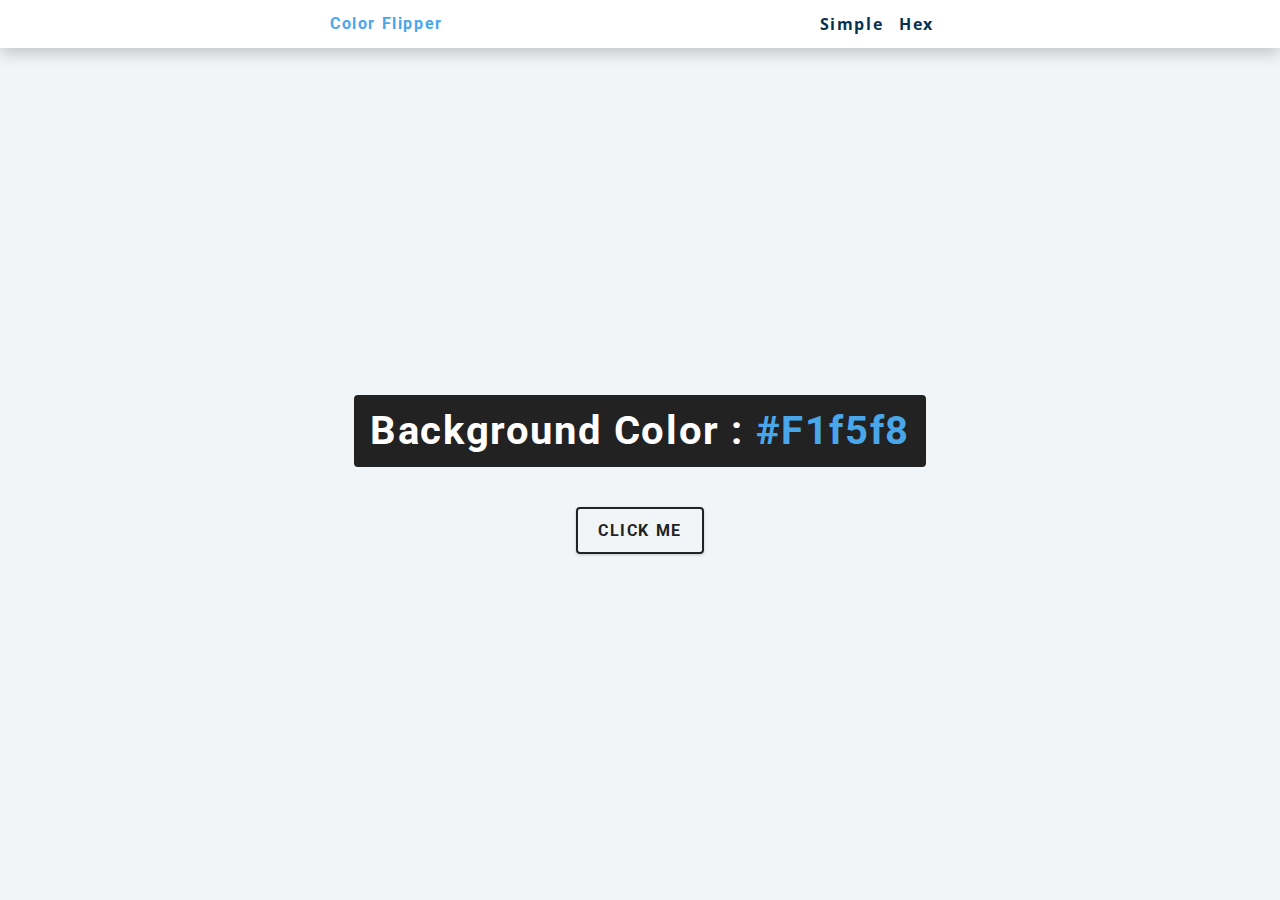
<file: 01-color-flipper/final/index.html>
<!DOCTYPE html>
<html lang="en">
  <head>
    <meta charset="UTF-8" />
    <meta name="viewport" content="width=device-width, initial-scale=1.0" />
    <title>Color Flipper || Simple</title>

    <!-- styles -->
    <link rel="stylesheet" href="styles.css" />
  </head>
  <body>
    <nav>
      <div class="nav-center">
        <h4>color flipper</h4>
        <ul class="nav-links">
          <li><a href="index.html">simple</a></li>
          <li><a href="hex.html">hex</a></li>
        </ul>
      </div>
    </nav>
    <main>
      <div class="container">
        <h2>background color : <span class="color">#f1f5f8</span></h2>
        <button class="btn btn-hero" id="btn">click me</button>
      </div>
    </main>
    <!-- javascript -->
    <script src="app.js"></script>
  </body>
</html>
</file>
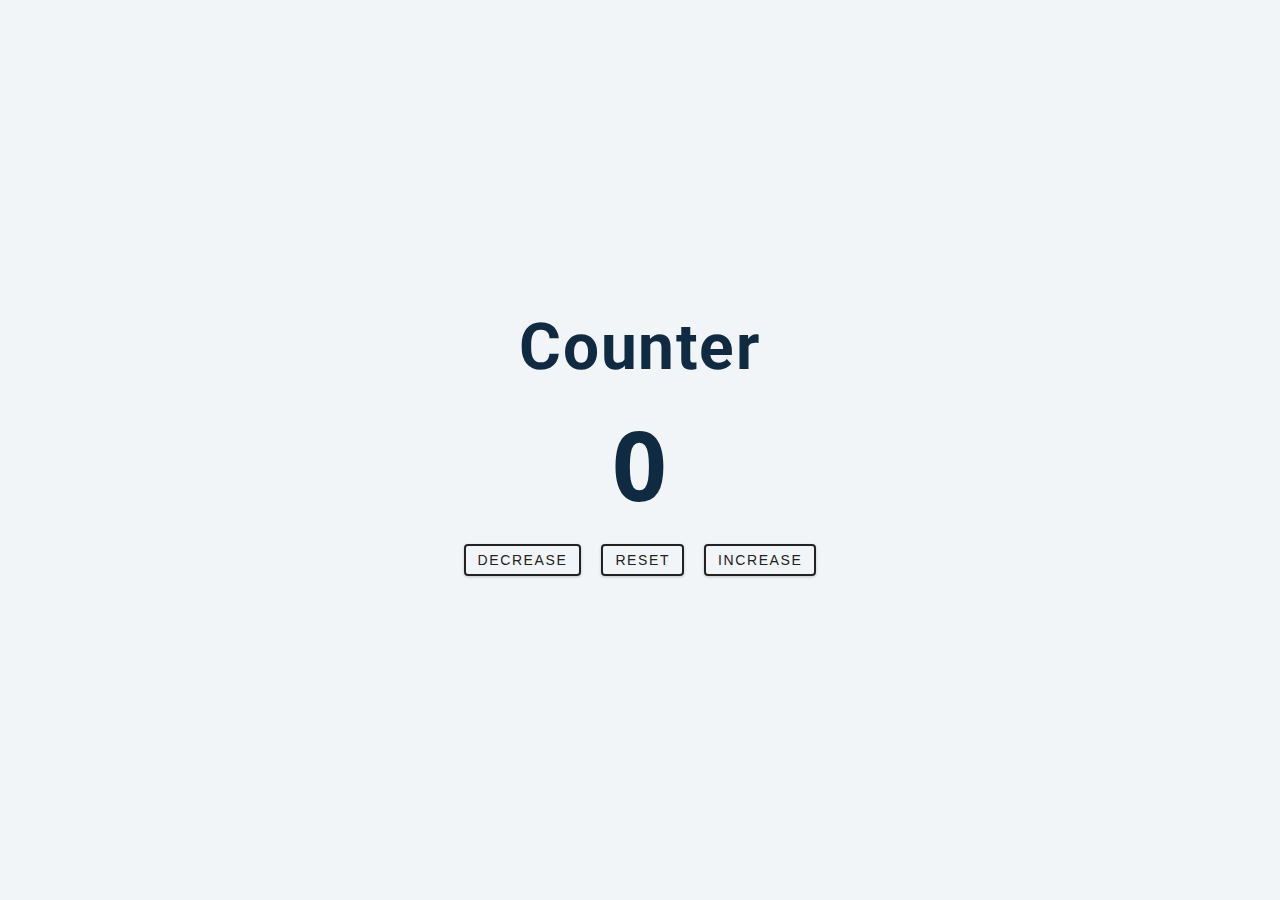
<file: 02-counter/final/index.html>
<!DOCTYPE html>
<html lang="en">
  <head>
    <meta charset="UTF-8" />
    <meta name="viewport" content="width=device-width, initial-scale=1.0" />
    <title>Counter</title>

    <!-- styles -->
    <link rel="stylesheet" href="styles.css" />
  </head>
  <body>
    <main>
      <div class="container">
        <h1>counter</h1>
        <span id="value">0</span>
        <div class="button-container">
          <button class="btn decrease">decrease</button>
          <button class="btn reset">reset</button>
          <button class="btn increase">increase</button>
        </div>
      </div>
    </main>
    <!-- javascript -->
    <script src="app.js"></script>
  </body>
</html>
</file>
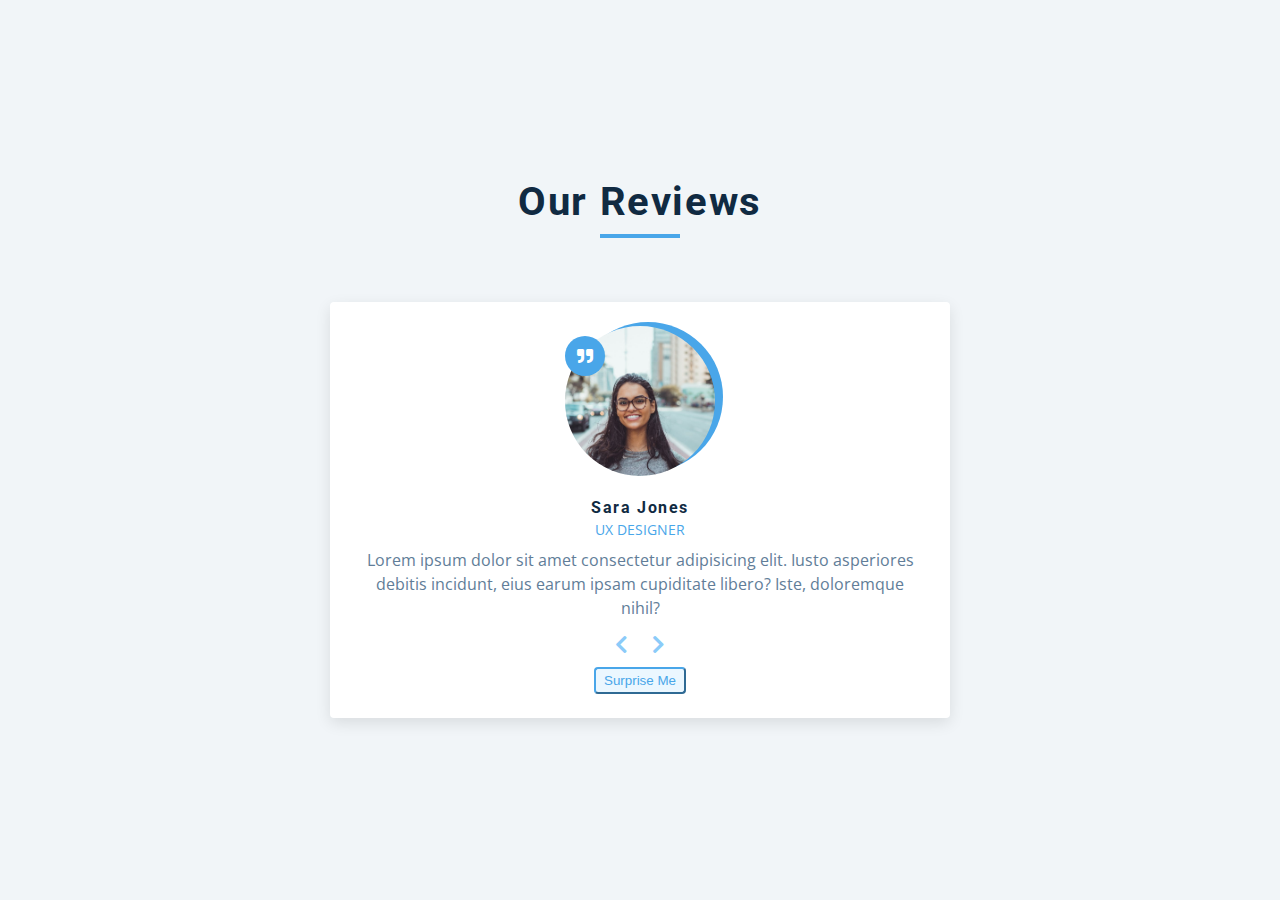
<file: 03-reviews/final/index.html>
<!DOCTYPE html>
<html lang="en">
  <head>
    <meta charset="UTF-8" />
    <meta name="viewport" content="width=device-width, initial-scale=1.0" />
    <title>Starter</title>
    <!-- font-awesome -->
    <link
      rel="stylesheet"
      href="https://cdnjs.cloudflare.com/ajax/libs/font-awesome/5.14.0/css/all.min.css"
    />

    <!-- styles -->
    <link rel="stylesheet" href="styles.css" />
  </head>
  <body>
    <main>
      <section class="container">
        <!-- title -->
        <div class="title">
          <h2>our reviews</h2>
          <div class="underline"></div>
        </div>
        <!-- review -->
        <article class="review">
          <div class="img-container">
            <img src="person-1.jpeg" id="person-img" alt="" />
          </div>
          <h4 id="author">sara jones</h4>
          <p id="job">ux designer</p>
          <p id="info">
            Lorem ipsum dolor sit amet consectetur adipisicing elit. Iusto
            asperiores debitis incidunt, eius earum ipsam cupiditate libero?
            Iste, doloremque nihil?
          </p>
          <!-- prev next buttons-->
          <div class="button-container">
            <button class="prev-btn">
              <i class="fas fa-chevron-left"></i>
            </button>
            <button class="next-btn">
              <i class="fas fa-chevron-right"></i>
            </button>
          </div>
          <!-- random button -->
          <button class="random-btn">surprise me</button>
        </article>
      </section>
    </main>
    <!-- javascript -->
    <script src="app2.js"></script>
  </body>
</html>
</file>
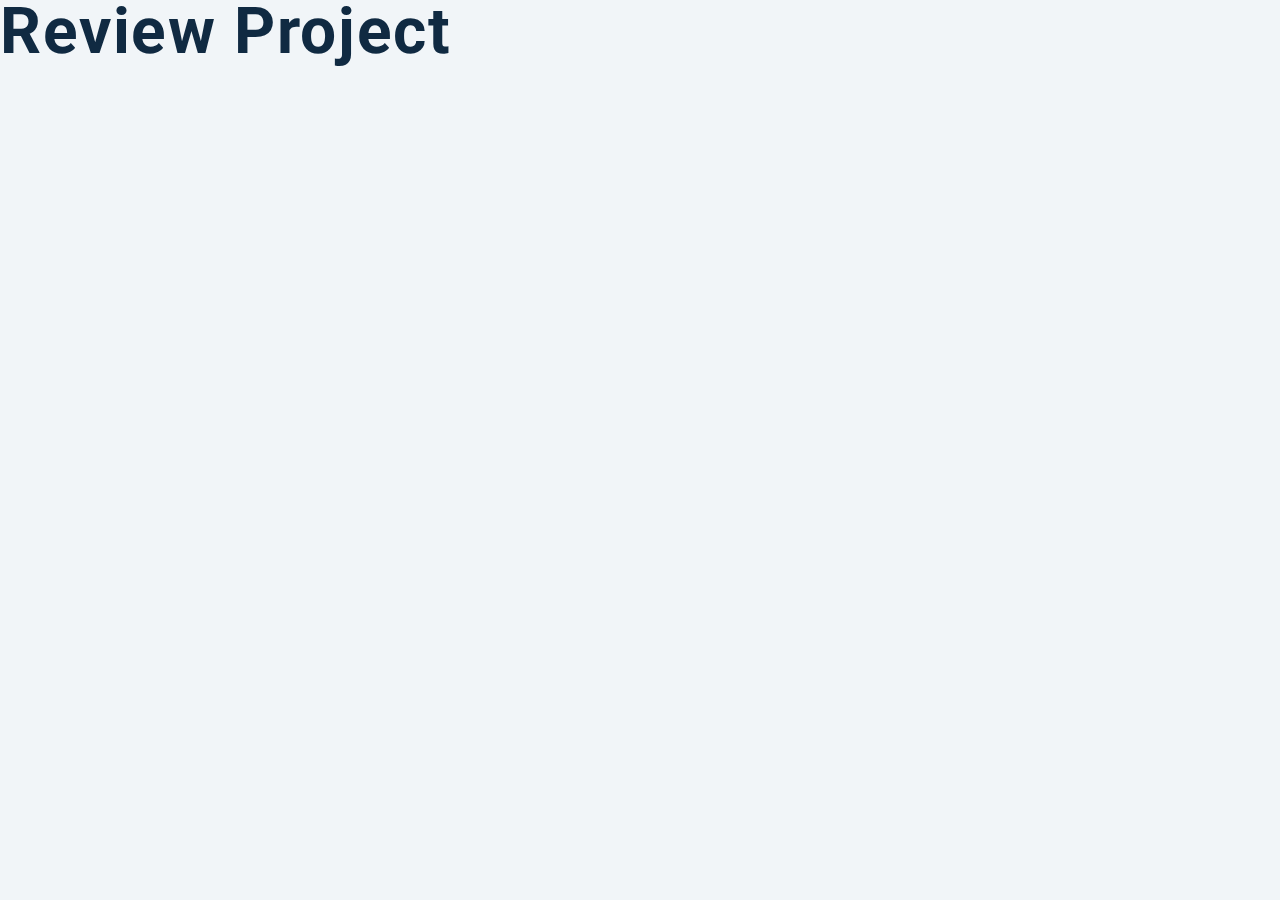
<file: 03-reviews/setup/index.html>
<!DOCTYPE html>
<html lang="en">
  <head>
    <meta charset="UTF-8" />
    <meta name="viewport" content="width=device-width, initial-scale=1.0" />
    <title>Starter</title>
    <!-- font-awesome -->
    <link
      rel="stylesheet"
      href="https://cdnjs.cloudflare.com/ajax/libs/font-awesome/5.14.0/css/all.min.css"
    />

    <!-- styles -->
    <link rel="stylesheet" href="styles.css" />
  </head>
  <body>
    <h1>review project</h1>
    <!-- javascript -->
    <script src="app.js"></script>
  </body>
</html>
</file>
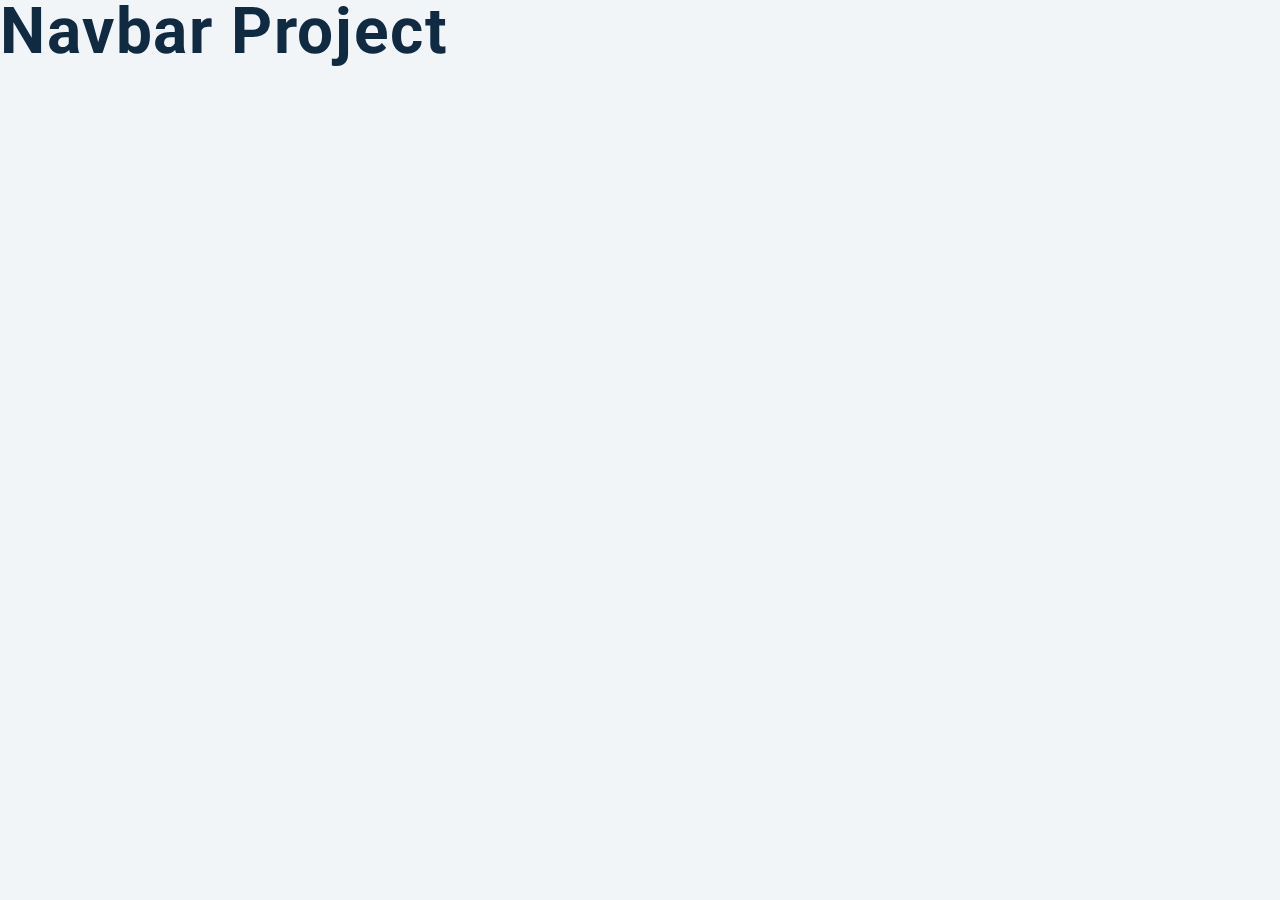
<file: 04-navbar/setup/index.html>
<!DOCTYPE html>
<html lang="en">
  <head>
    <meta charset="UTF-8" />
    <meta name="viewport" content="width=device-width, initial-scale=1.0" />
    <title>Navbar</title>
    <!-- font-awesome -->
    <link
      rel="stylesheet"
      href="https://cdnjs.cloudflare.com/ajax/libs/font-awesome/5.14.0/css/all.min.css"
    />

    <!-- styles -->
    <link rel="stylesheet" href="styles.css" />
  </head>
  <body>
    <h1>navbar project</h1>
    <!-- javascript -->
    <script src="app.js"></script>
  </body>
</html>
</file>
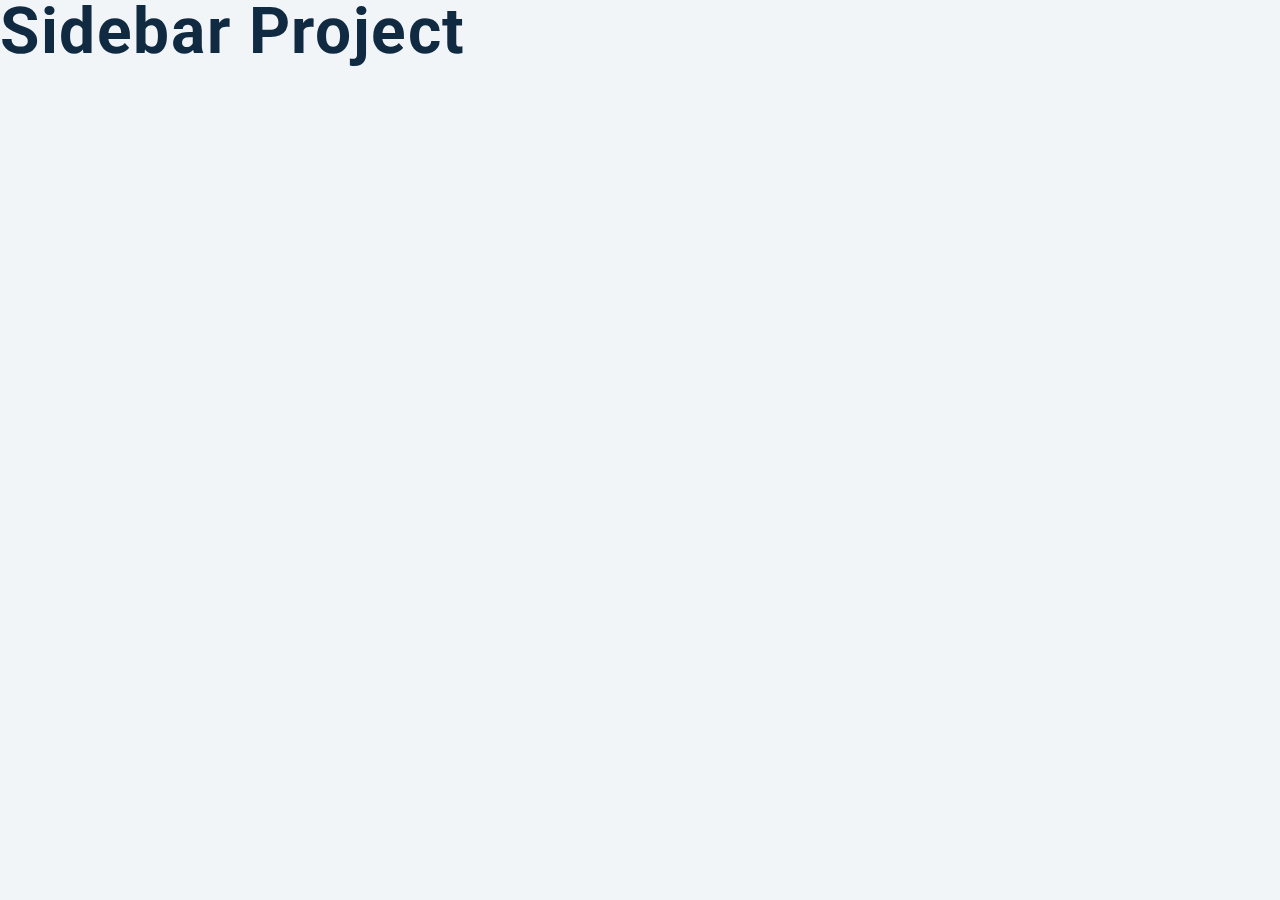
<file: 05-sidebar/setup/index.html>
<!DOCTYPE html>
<html lang="en">
  <head>
    <meta charset="UTF-8" />
    <meta name="viewport" content="width=device-width, initial-scale=1.0" />
    <title>Sidebar</title>
    <!-- font-awesome -->
    <link
      rel="stylesheet"
      href="https://cdnjs.cloudflare.com/ajax/libs/font-awesome/5.14.0/css/all.min.css"
    />

    <!-- styles -->
    <link rel="stylesheet" href="styles.css" />
  </head>
  <body>
    <h1>sidebar project</h1>
    <!-- javascript -->
    <!-- <script src="app.js"></script> -->
  </body>
</html>
</file>
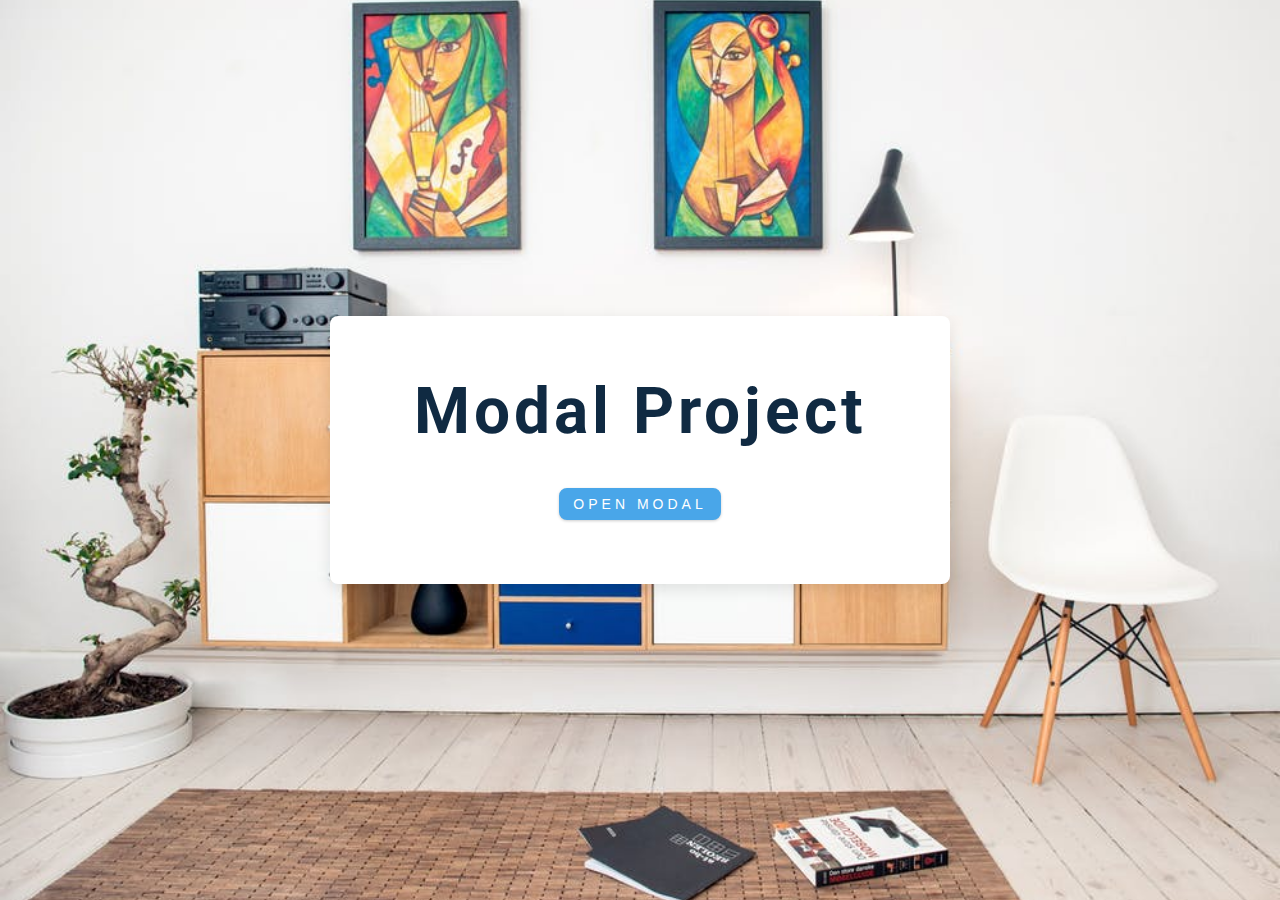
<file: 06-modal/final/index.html>
<!DOCTYPE html>
<html lang="en">
  <head>
    <meta charset="UTF-8" />
    <meta name="viewport" content="width=device-width, initial-scale=1.0" />
    <title>Modal</title>
    <!-- font-awesome -->
    <link
      rel="stylesheet"
      href="https://cdnjs.cloudflare.com/ajax/libs/font-awesome/5.14.0/css/all.min.css"
    />
    <!-- styles -->
    <link rel="stylesheet" href="styles.css" />
  </head>
  <body>
    <!-- hero -->
    <header class="hero">
      <div class="banner">
        <h1>modal project</h1>
        <button class="btn modal-btn">
          open modal
        </button>
      </div>
    </header>
    <!-- modal -->
    <div class="modal-overlay">
      <div class="modal-container">
        <h3>modal content</h3>
        <button class="close-btn"><i class="fas fa-times"></i></button>
      </div>
    </div>
    <!-- javascript -->
    <script src="app2.js"></script>
  </body>
</html>
</file>
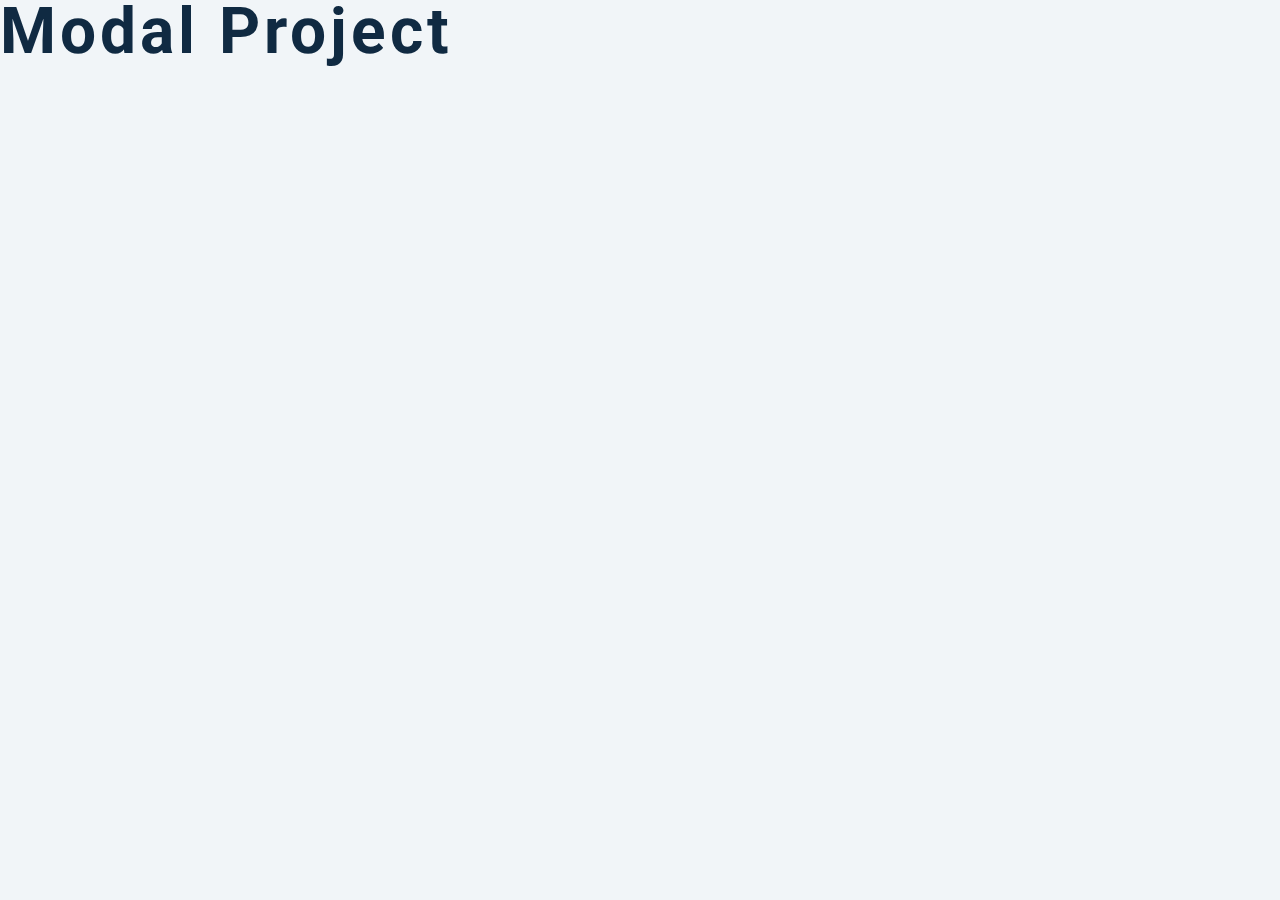
<file: 06-modal/setup/index.html>
<!DOCTYPE html>
<html lang="en">
  <head>
    <meta charset="UTF-8" />
    <meta name="viewport" content="width=device-width, initial-scale=1.0" />
    <title>Modal</title>
    <!-- font-awesome -->
    <link
      rel="stylesheet"
      href="https://cdnjs.cloudflare.com/ajax/libs/font-awesome/5.14.0/css/all.min.css"
    />
    <!-- styles -->
    <link rel="stylesheet" href="styles.css" />
  </head>
  <body>
    <h1>modal project</h1>
    <!-- javascript -->
    <script src="app.js"></script>
  </body>
</html>
</file>
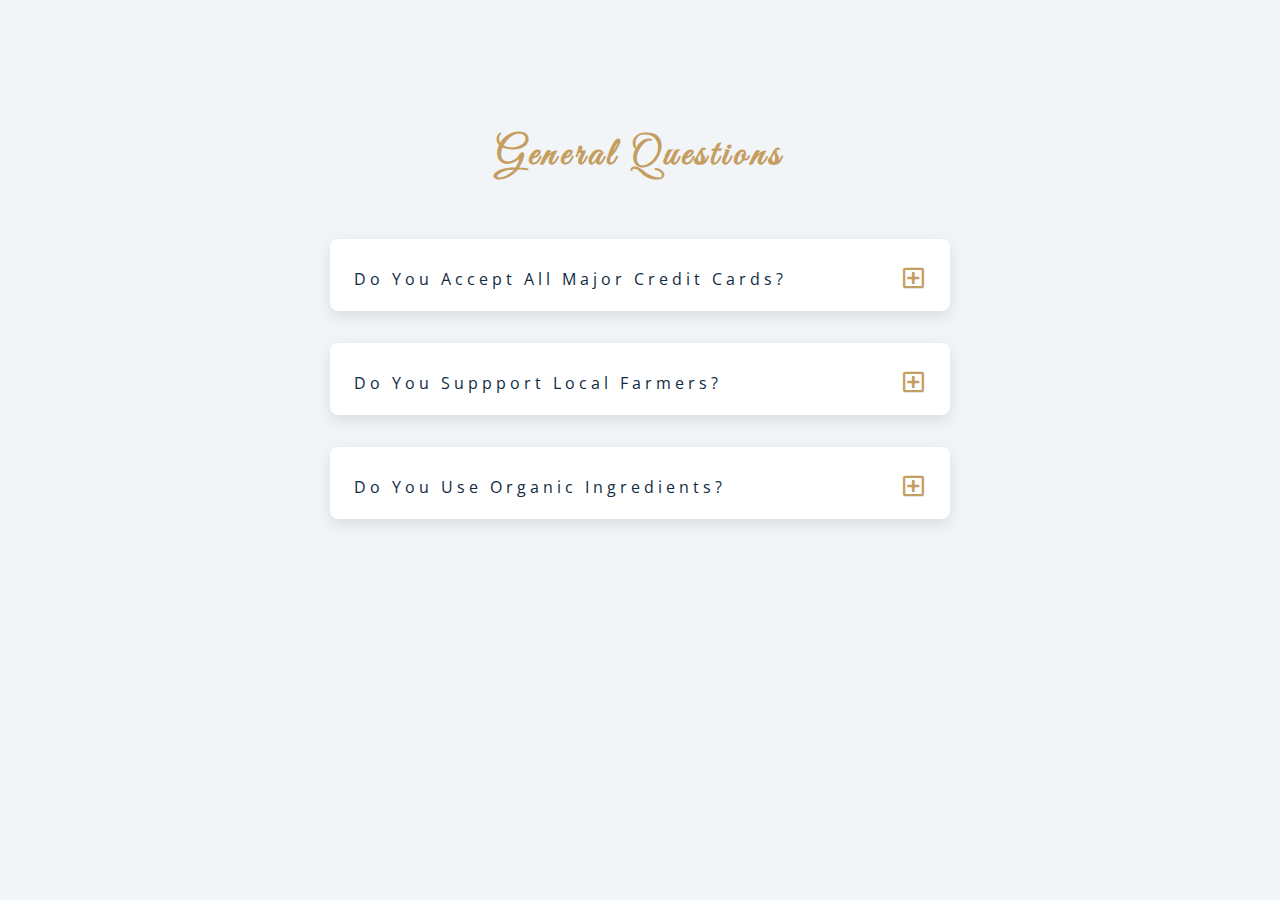
<file: 07-questions/final/index.html>
<!DOCTYPE html>
<html lang="en">
  <head>
    <meta charset="UTF-8" />
    <meta name="viewport" content="width=device-width, initial-scale=1.0" />
    <title>Q & A</title>
    <!-- font-awesome -->
    <link rel="stylesheet" href="https://cdnjs.cloudflare.com/ajax/libs/font-awesome/5.14.0/css/all.min.css" />
    <!-- extra fonts -->
    <link
      href="https://fonts.googleapis.com/css?family=Great+Vibes&display=swap"
      rel="stylesheet"
    />
    <!-- styles -->
    <link rel="stylesheet" href="styles.css" />
  </head>
  <body>
      <section class="questions">
        <!-- title -->
        <div class="title">
          <h2>general questions</h2>
        </div>
        <!-- questions -->
        <div class="section-center">
          <!-- single question -->
          <article class="question">
            <!-- question title -->
            <div class="question-title">
              <p>do you accept all major credit cards?</p>
              <button type="button" class="question-btn">
                <span class="plus-icon">
                  <i class="far fa-plus-square"></i>
                </span>
                <span class="minus-icon">
                  <i class="far fa-minus-square"></i>
                </span>
              </button>
            </div>
            <!-- question text -->
            <div class="question-text">
              <p>
                Lorem ipsum dolor sit amet, consectetur adipisicing elit. Est
                dolore illo dolores quia nemo doloribus quaerat, magni numquam
                repellat reprehenderit.
              </p>
            </div>
          </article>
          <!-- end of single question -->
          <!-- single question -->
          <article class="question">
            <!-- question title -->
            <div class="question-title">
              <p>do you suppport local farmers?</p>
              <button type="button" class="question-btn">
                <span class="plus-icon">
                  <i class="far fa-plus-square"></i>
                </span>
                <span class="minus-icon">
                  <i class="far fa-minus-square"></i>
                </span>
              </button>
            </div>
            <!-- question text -->
            <div class="question-text">
              <p>
                Lorem ipsum dolor sit amet, consectetur adipisicing elit. Est
                dolore illo dolores quia nemo doloribus quaerat, magni numquam
                repellat reprehenderit.
              </p>
            </div>
          </article>
          <!-- end of single question -->
          <!-- single question -->
          <article class="question">
            <!-- question title -->
            <div class="question-title">
              <p>do you use organic ingredients?</p>
              <!-- button -->
              <button type="button" class="question-btn">
                <span class="plus-icon">
                  <i class="far fa-plus-square"></i>
                </span>
                <span class="minus-icon">
                  <i class="far fa-minus-square"></i>
                </span>
              </button>
            </div>
            <!-- question text -->
            <div class="question-text">
              <p>
                Lorem ipsum dolor sit amet, consectetur adipisicing elit. Est
                dolore illo dolores quia nemo doloribus quaerat, magni numquam
                repellat reprehenderit.
              </p>
            </div>
          </article>
          <!-- end of single question -->
      </section>
    </main>
    <!-- javascript -->
    <script src="app2.js"></script>
  </body>
</html>
</file>
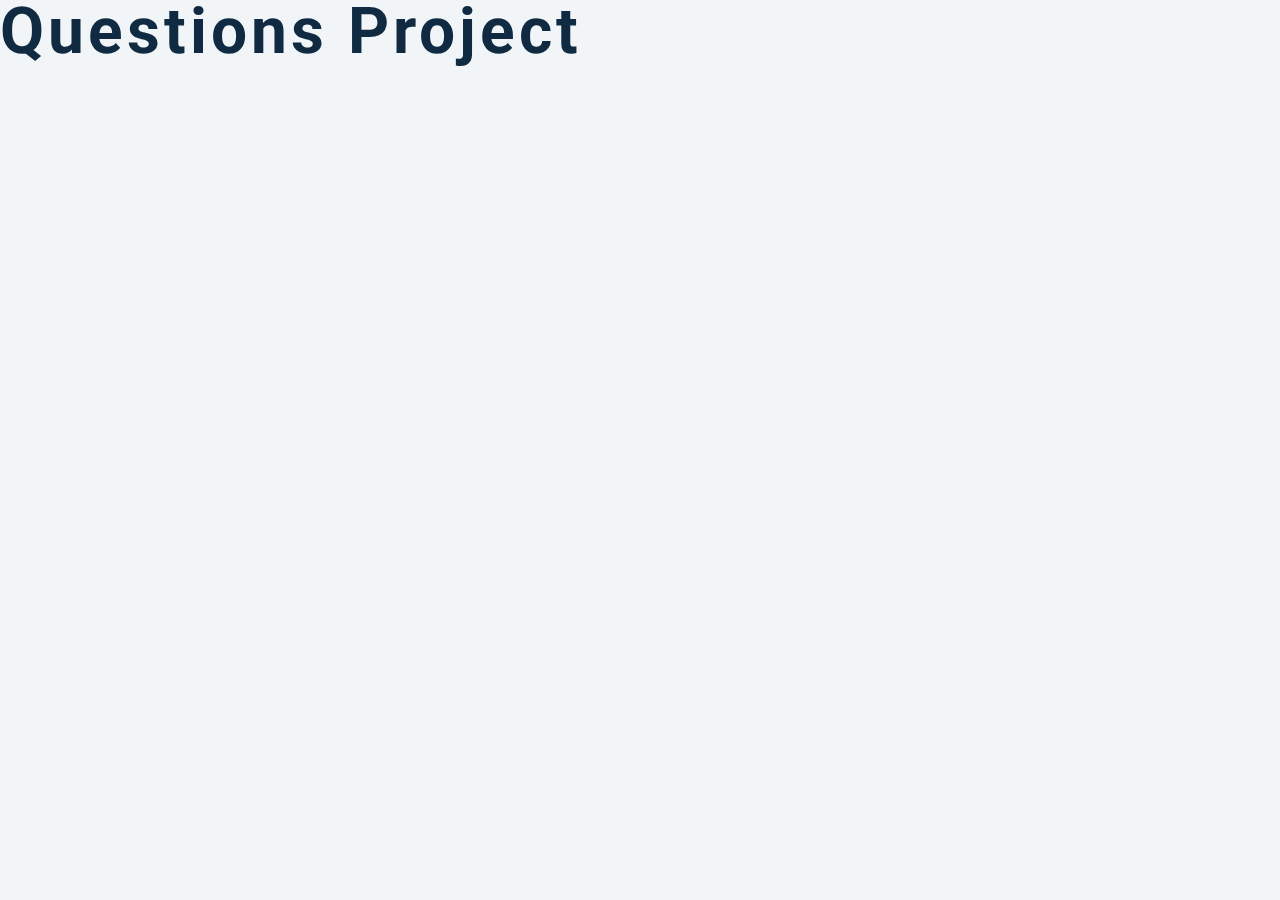
<file: 07-questions/setup/index.html>
<!DOCTYPE html>
<html lang="en">
  <head>
    <meta charset="UTF-8" />
    <meta name="viewport" content="width=device-width, initial-scale=1.0" />
    <title>Q & A</title>
    <!-- font-awesome -->
    <link
      rel="stylesheet"
      href="https://cdnjs.cloudflare.com/ajax/libs/font-awesome/5.14.0/css/all.min.css"
    />
    <!-- extra fonts -->
    <link
      href="https://fonts.googleapis.com/css?family=Great+Vibes&display=swap"
      rel="stylesheet"
    />
    <!-- styles -->
    <link rel="stylesheet" href="styles.css" />
  </head>
  <body>
    <h1>questions project</h1>
    <!-- javascript -->
    <script src="app.js"></script>
  </body>
</html>
</file>
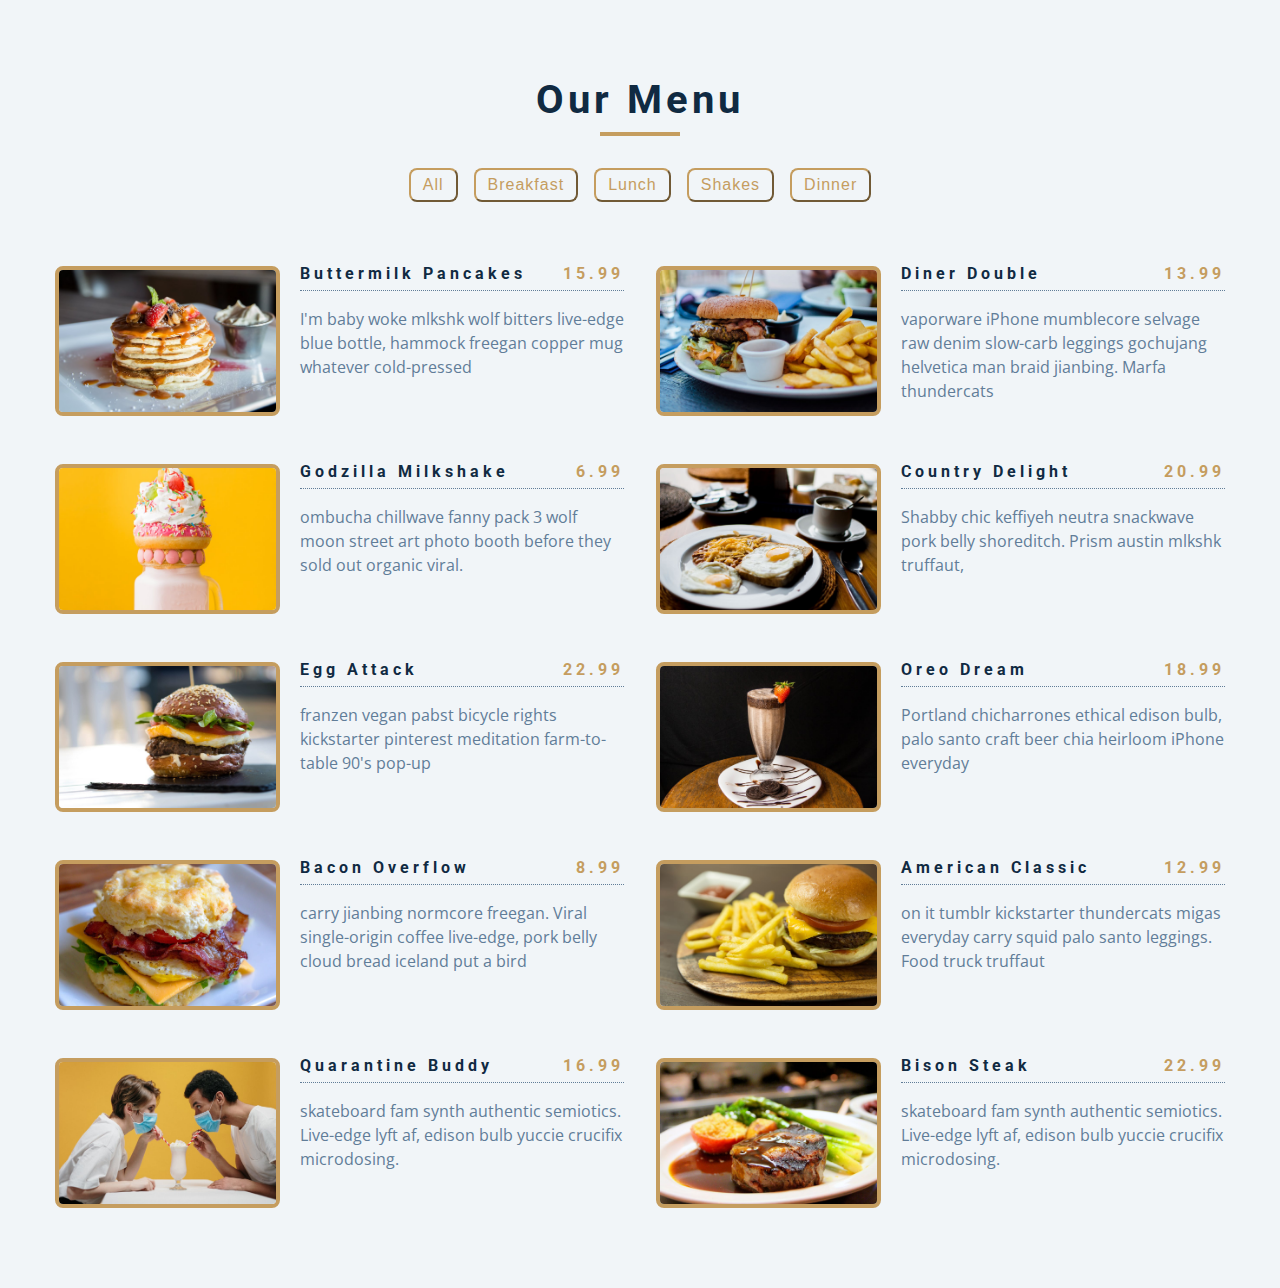
<file: 08-menu/final/index.html>
<!DOCTYPE html>
<html lang="en">

  <head>
    <meta charset="UTF-8"/>
    <meta name="viewport" content="width=device-width, initial-scale=1.0"/>
    <title>Menu</title>
    <!-- font-awesome -->
    <link rel="stylesheet" href="https://cdnjs.cloudflare.com/ajax/libs/font-awesome/5.14.0/css/all.min.css"/>
    <!-- styles -->
    <link rel="stylesheet" href="styles.css"/>
  </head>

  <body>
    <section class="menu">
      <!-- title -->
      <div class="title">
        <h2>our menu</h2>
        <div class="underline"></div>
      </div>
      <!-- filter buttons -->
      <div class="btn-container">
     
      </div>
      <!-- menu items -->
      <div class="section-center">
        <!-- single item -->
        <article class="menu-item">
          <img src="./menu-item.jpeg" alt="menu item" class="photo"/>
          <div class="item-info">
            <header>
              <h4>buttermilk pancakes</h4>
              <h4 class="price">$15</h4>
            </header>
            <p class="item-text">
              Lorem ipsum dolor sit amet consectetur adipisicing elit. Repudiandae, sint quam. Et reprehenderit fugiat nesciunt inventore laboriosam excepturi! Quo, officia.
            </p>
          </div>
        </article>
        <!-- end of single item -->
        <!-- single item -->
        <article class="menu-item">
          <img src="./menu-item.jpeg" alt="menu item" class="photo"/>
          <div class="item-info">
            <header>
              <h4>buttermilk pancakes</h4>
              <h4 class="price">$15</h4>
            </header>
            <p class="item-text">
              Lorem ipsum dolor sit amet consectetur adipisicing elit. Repudiandae, sint quam. Et reprehenderit fugiat nesciunt inventore laboriosam excepturi! Quo, officia.
            </p>
          </div>
        </article>
        <!-- end of single item -->
        <!-- single item -->
        <article class="menu-item">
          <img src="./menu-item.jpeg" alt="menu item" class="photo"/>
          <div class="item-info">
            <header>
              <h4>buttermilk pancakes</h4>
              <h4 class="price">$15</h4>
            </header>
            <p class="item-text">
              Lorem ipsum dolor sit amet consectetur adipisicing elit. Repudiandae, sint quam. Et reprehenderit fugiat nesciunt inventore laboriosam excepturi! Quo, officia.
            </p>
          </div>
        </article>
        <!-- end of single item -->
      </div>
    </section>
    <!-- javascript -->
    <script src="app2.js"></script>
  </body>

</html>
</file>
<file: 01-color-flipper/final/styles.css>
/*
=============== 
Fonts
===============
*/
@import url("https://fonts.googleapis.com/css?family=Open+Sans|Roboto:400,700&display=swap");

/*
=============== 
Variables
===============
*/

:root {
  /* dark shades of primary color*/
  --clr-primary-1: hsl(205, 86%, 17%);
  --clr-primary-2: hsl(205, 77%, 27%);
  --clr-primary-3: hsl(205, 72%, 37%);
  --clr-primary-4: hsl(205, 63%, 48%);
  /* primary/main color */
  --clr-primary-5: hsl(205, 78%, 60%);
  /* lighter shades of primary color */
  --clr-primary-6: hsl(205, 89%, 70%);
  --clr-primary-7: hsl(205, 90%, 76%);
  --clr-primary-8: hsl(205, 86%, 81%);
  --clr-primary-9: hsl(205, 90%, 88%);
  --clr-primary-10: hsl(205, 100%, 96%);
  /* darkest grey - used for headings */
  --clr-grey-1: hsl(209, 61%, 16%);
  --clr-grey-2: hsl(211, 39%, 23%);
  --clr-grey-3: hsl(209, 34%, 30%);
  --clr-grey-4: hsl(209, 28%, 39%);
  /* grey used for paragraphs */
  --clr-grey-5: hsl(210, 22%, 49%);
  --clr-grey-6: hsl(209, 23%, 60%);
  --clr-grey-7: hsl(211, 27%, 70%);
  --clr-grey-8: hsl(210, 31%, 80%);
  --clr-grey-9: hsl(212, 33%, 89%);
  --clr-grey-10: hsl(210, 36%, 96%);
  --clr-white: #fff;
  --clr-red-dark: hsl(360, 67%, 44%);
  --clr-red-light: hsl(360, 71%, 66%);
  --clr-green-dark: hsl(125, 67%, 44%);
  --clr-green-light: hsl(125, 71%, 66%);
  --clr-black: #222;
  --ff-primary: "Roboto", sans-serif;
  --ff-secondary: "Open Sans", sans-serif;
  --transition: all 0.3s linear;
  --spacing: 0.1rem;
  --radius: 0.25rem;
  --light-shadow: 0 5px 15px rgba(0, 0, 0, 0.1);
  --dark-shadow: 0 5px 15px rgba(0, 0, 0, 0.2);
  --max-width: 1170px;
  --fixed-width: 620px;
}
/*
=============== 
Global Styles
===============
*/

*,
::after,
::before {
  margin: 0;
  padding: 0;
  box-sizing: border-box;
}
body {
  font-family: var(--ff-secondary);
  background: var(--clr-grey-10);
  color: var(--clr-grey-1);
  line-height: 1.5;
  font-size: 0.875rem;
}
ul {
  list-style-type: none;
}
a {
  text-decoration: none;
}
h1,
h2,
h3,
h4 {
  letter-spacing: var(--spacing);
  text-transform: capitalize;
  line-height: 1.25;
  margin-bottom: 0.75rem;
  font-family: var(--ff-primary);
}
h1 {
  font-size: 3rem;
}
h2 {
  font-size: 2rem;
}
h3 {
  font-size: 1.25rem;
}
h4 {
  font-size: 0.875rem;
}
p {
  margin-bottom: 1.25rem;
  color: var(--clr-grey-5);
}
@media screen and (min-width: 800px) {
  h1 {
    font-size: 4rem;
  }
  h2 {
    font-size: 2.5rem;
  }
  h3 {
    font-size: 1.75rem;
  }
  h4 {
    font-size: 1rem;
  }
  body {
    font-size: 1rem;
  }
  h1,
  h2,
  h3,
  h4 {
    line-height: 1;
  }
}
/*  global classes */

/* section */
.section {
  padding: 5rem 0;
}

.section-center {
  width: 90vw;
  margin: 0 auto;
  max-width: 1170px;
}
@media screen and (min-width: 992px) {
  .section-center {
    width: 95vw;
  }
}
main {
  min-height: 100vh;
  display: grid;
  place-items: center;
}

/*
=============== 
Nav
===============
*/
nav {
  background: var(--clr-white);
  height: 3rem;
  display: grid;
  align-items: center;
  box-shadow: var(--dark-shadow);
}
.nav-center {
  width: 90vw;
  max-width: var(--fixed-width);
  margin: 0 auto;
  display: flex;
  align-items: center;
  justify-content: space-between;
}
.nav-center h4 {
  margin-bottom: 0;
  color: var(--clr-primary-5);
}
.nav-links {
  display: flex;
}
nav a {
  text-transform: capitalize;
  font-weight: 700;
  font-size: 1rem;
  color: var(--clr-primary-1);
  letter-spacing: var(--spacing);
  margin-right: 1rem;
}
nav a:hover {
  color: var(--clr-primary-5);
}
/*
=============== 
Container
===============
*/
main {
  min-height: calc(100vh - 3rem);
  display: grid;
  place-items: center;
}
.container {
  text-align: center;
}
.container h2 {
  background: var(--clr-black);
  color: var(--clr-white);
  padding: 1rem;
  border-radius: var(--radius);
  margin-bottom: 2.5rem;
}
.color {
  color: var(--clr-primary-5);
}
.btn-hero {
  font-family: var(--ff-primary);
  text-transform: uppercase;
  background: transparent;
  color: var(--clr-black);
  letter-spacing: var(--spacing);
  display: inline-block;
  font-weight: 700;
  transition: var(--transition);
  border: 2px solid var(--clr-black);
  cursor: pointer;
  box-shadow: 0 1px 3px rgba(0, 0, 0, 0.2);
  border-radius: var(--radius);
  font-size: 1rem;
  padding: 0.75rem 1.25rem;
}
.btn-hero:hover {
  color: var(--clr-white);
  background: var(--clr-black);
}
</file>
<file: 02-counter/final/styles.css>
/*
=============== 
Fonts
===============
*/
@import url("https://fonts.googleapis.com/css?family=Open+Sans|Roboto:400,700&display=swap");

/*
=============== 
Variables
===============
*/

:root {
  /* dark shades of primary color*/
  --clr-primary-1: hsl(205, 86%, 17%);
  --clr-primary-2: hsl(205, 77%, 27%);
  --clr-primary-3: hsl(205, 72%, 37%);
  --clr-primary-4: hsl(205, 63%, 48%);
  /* primary/main color */
  --clr-primary-5: hsl(205, 78%, 60%);
  /* lighter shades of primary color */
  --clr-primary-6: hsl(205, 89%, 70%);
  --clr-primary-7: hsl(205, 90%, 76%);
  --clr-primary-8: hsl(205, 86%, 81%);
  --clr-primary-9: hsl(205, 90%, 88%);
  --clr-primary-10: hsl(205, 100%, 96%);
  /* darkest grey - used for headings */
  --clr-grey-1: hsl(209, 61%, 16%);
  --clr-grey-2: hsl(211, 39%, 23%);
  --clr-grey-3: hsl(209, 34%, 30%);
  --clr-grey-4: hsl(209, 28%, 39%);
  /* grey used for paragraphs */
  --clr-grey-5: hsl(210, 22%, 49%);
  --clr-grey-6: hsl(209, 23%, 60%);
  --clr-grey-7: hsl(211, 27%, 70%);
  --clr-grey-8: hsl(210, 31%, 80%);
  --clr-grey-9: hsl(212, 33%, 89%);
  --clr-grey-10: hsl(210, 36%, 96%);
  --clr-white: #fff;
  --clr-red-dark: hsl(360, 67%, 44%);
  --clr-red-light: hsl(360, 71%, 66%);
  --clr-green-dark: hsl(125, 67%, 44%);
  --clr-green-light: hsl(125, 71%, 66%);
  --clr-black: #222;
  --ff-primary: "Roboto", sans-serif;
  --ff-secondary: "Open Sans", sans-serif;
  --transition: all 0.3s linear;
  --spacing: 0.1rem;
  --radius: 0.25rem;
  --light-shadow: 0 5px 15px rgba(0, 0, 0, 0.1);
  --dark-shadow: 0 5px 15px rgba(0, 0, 0, 0.2);
  --max-width: 1170px;
  --fixed-width: 620px;
}
/*
=============== 
Global Styles
===============
*/

*,
::after,
::before {
  margin: 0;
  padding: 0;
  box-sizing: border-box;
}
body {
  font-family: var(--ff-secondary);
  background: var(--clr-grey-10);
  color: var(--clr-grey-1);
  line-height: 1.5;
  font-size: 0.875rem;
}
ul {
  list-style-type: none;
}
a {
  text-decoration: none;
}
h1,
h2,
h3,
h4 {
  letter-spacing: var(--spacing);
  text-transform: capitalize;
  line-height: 1.25;
  margin-bottom: 0.75rem;
  font-family: var(--ff-primary);
}
h1 {
  font-size: 3rem;
}
h2 {
  font-size: 2rem;
}
h3 {
  font-size: 1.25rem;
}
h4 {
  font-size: 0.875rem;
}
p {
  margin-bottom: 1.25rem;
  color: var(--clr-grey-5);
}
@media screen and (min-width: 800px) {
  h1 {
    font-size: 4rem;
  }
  h2 {
    font-size: 2.5rem;
  }
  h3 {
    font-size: 1.75rem;
  }
  h4 {
    font-size: 1rem;
  }
  body {
    font-size: 1rem;
  }
  h1,
  h2,
  h3,
  h4 {
    line-height: 1;
  }
}
/*  global classes */

/* section */
.section {
  padding: 5rem 0;
}

.section-center {
  width: 90vw;
  margin: 0 auto;
  max-width: 1170px;
}
@media screen and (min-width: 992px) {
  .section-center {
    width: 95vw;
  }
}
main {
  min-height: 100vh;
  display: grid;
  place-items: center;
}

/*
=============== 
Counter
===============
*/

main {
  min-height: 100vh;
  display: grid;
  place-items: center;
}
.container {
  text-align: center;
}
#value {
  font-size: 6rem;
  font-weight: bold;
}
.btn {
  text-transform: uppercase;
  background: transparent;
  color: var(--clr-black);
  padding: 0.375rem 0.75rem;
  letter-spacing: var(--spacing);
  display: inline-block;
  transition: var(--transition);
  font-size: 0.875rem;
  border: 2px solid var(--clr-black);
  cursor: pointer;
  box-shadow: 0 1px 3px rgba(0, 0, 0, 0.2);
  border-radius: var(--radius);
  margin: 0.5rem;
}
.btn:hover {
  color: var(--clr-white);
  background: var(--clr-black);
}
</file>
<file: 03-reviews/final/styles.css>
/*
=============== 
Fonts
===============
*/
@import url("https://fonts.googleapis.com/css?family=Open+Sans|Roboto:400,700&display=swap");

/*
=============== 
Variables
===============
*/

:root {
  /* dark shades of primary color*/
  --clr-primary-1: hsl(205, 86%, 17%);
  --clr-primary-2: hsl(205, 77%, 27%);
  --clr-primary-3: hsl(205, 72%, 37%);
  --clr-primary-4: hsl(205, 63%, 48%);
  /* primary/main color */
  --clr-primary-5: hsl(205, 78%, 60%);
  /* lighter shades of primary color */
  --clr-primary-6: hsl(205, 89%, 70%);
  --clr-primary-7: hsl(205, 90%, 76%);
  --clr-primary-8: hsl(205, 86%, 81%);
  --clr-primary-9: hsl(205, 90%, 88%);
  --clr-primary-10: hsl(205, 100%, 96%);
  /* darkest grey - used for headings */
  --clr-grey-1: hsl(209, 61%, 16%);
  --clr-grey-2: hsl(211, 39%, 23%);
  --clr-grey-3: hsl(209, 34%, 30%);
  --clr-grey-4: hsl(209, 28%, 39%);
  /* grey used for paragraphs */
  --clr-grey-5: hsl(210, 22%, 49%);
  --clr-grey-6: hsl(209, 23%, 60%);
  --clr-grey-7: hsl(211, 27%, 70%);
  --clr-grey-8: hsl(210, 31%, 80%);
  --clr-grey-9: hsl(212, 33%, 89%);
  --clr-grey-10: hsl(210, 36%, 96%);
  --clr-white: #fff;
  --clr-red-dark: hsl(360, 67%, 44%);
  --clr-red-light: hsl(360, 71%, 66%);
  --clr-green-dark: hsl(125, 67%, 44%);
  --clr-green-light: hsl(125, 71%, 66%);
  --clr-black: #222;
  --ff-primary: "Roboto", sans-serif;
  --ff-secondary: "Open Sans", sans-serif;
  --transition: all 0.3s linear;
  --spacing: 0.1rem;
  --radius: 0.25rem;
  --light-shadow: 0 5px 15px rgba(0, 0, 0, 0.1);
  --dark-shadow: 0 5px 15px rgba(0, 0, 0, 0.2);
  --max-width: 1170px;
  --fixed-width: 620px;
}
/*
=============== 
Global Styles
===============
*/

*,
::after,
::before {
  margin: 0;
  padding: 0;
  box-sizing: border-box;
}
body {
  font-family: var(--ff-secondary);
  background: var(--clr-grey-10);
  color: var(--clr-grey-1);
  line-height: 1.5;
  font-size: 0.875rem;
}
ul {
  list-style-type: none;
}
a {
  text-decoration: none;
}
h1,
h2,
h3,
h4 {
  letter-spacing: var(--spacing);
  text-transform: capitalize;
  line-height: 1.25;
  margin-bottom: 0.75rem;
  font-family: var(--ff-primary);
}
h1 {
  font-size: 3rem;
}
h2 {
  font-size: 2rem;
}
h3 {
  font-size: 1.25rem;
}
h4 {
  font-size: 0.875rem;
}
p {
  margin-bottom: 1.25rem;
  color: var(--clr-grey-5);
}
@media screen and (min-width: 800px) {
  h1 {
    font-size: 4rem;
  }
  h2 {
    font-size: 2.5rem;
  }
  h3 {
    font-size: 1.75rem;
  }
  h4 {
    font-size: 1rem;
  }
  body {
    font-size: 1rem;
  }
  h1,
  h2,
  h3,
  h4 {
    line-height: 1;
  }
}
/*  global classes */

/* section */
.section {
  padding: 5rem 0;
}

.section-center {
  width: 90vw;
  margin: 0 auto;
  max-width: 1170px;
}
@media screen and (min-width: 992px) {
  .section-center {
    width: 95vw;
  }
}
main {
  min-height: 100vh;
  display: grid;
  place-items: center;
}

/*
=============== 
Reviews
===============
*/
main {
  min-height: 100vh;
  display: grid;
  place-items: center;
}
.title {
  text-align: center;
  margin-bottom: 4rem;
}
.underline {
  height: 0.25rem;
  width: 5rem;
  background: var(--clr-primary-5);
  margin-left: auto;
  margin-right: auto;
}
.container {
  width: 80vw;
  max-width: var(--fixed-width);
}
.review {
  background: var(--clr-white);
  padding: 1.5rem 2rem;
  border-radius: var(--radius);
  box-shadow: var(--light-shadow);
  transition: var(--transition);
  text-align: center;
}
.review:hover {
  box-shadow: var(--dark-shadow);
}
.img-container {
  position: relative;
  width: 150px;
  height: 150px;
  border-radius: 50%;
  margin: 0 auto;
  margin-bottom: 1.5rem;
}
#person-img {
  width: 100%;
  display: block;
  height: 100%;
  object-fit: cover;
  border-radius: 50%;
  position: relative;
}
.img-container::after {
  font-family: "Font Awesome 5 Free";
  font-weight: 900;
  content: "\f10e";
  position: absolute;
  top: 0;
  left: 0;
  width: 2.5rem;
  height: 2.5rem;
  display: grid;
  place-items: center;
  border-radius: 50%;
  transform: translateY(25%);
  background: var(--clr-primary-5);
  color: var(--clr-white);
}
.img-container::before {
  content: "";
  width: 100%;
  height: 100%;
  background: var(--clr-primary-5);
  position: absolute;
  top: -0.25rem;
  right: -0.5rem;
  border-radius: 50%;
}
#author {
  margin-bottom: 0.25rem;
}
#job {
  margin-bottom: 0.5rem;
  text-transform: uppercase;
  color: var(--clr-primary-5);
  font-size: 0.85rem;
}
#info {
  margin-bottom: 0.75rem;
}
.prev-btn,
.next-btn {
  color: var(--clr-primary-7);
  font-size: 1.25rem;
  background: transparent;
  border-color: transparent;
  margin: 0 0.5rem;
  transition: var(--transition);
  cursor: pointer;
}
.prev-btn:hover,
.next-btn:hover {
  color: var(--clr-primary-5);
}
.random-btn {
  margin-top: 0.5rem;
  background: var(--clr-primary-10);
  color: var(--clr-primary-5);
  padding: 0.25rem 0.5rem;
  text-transform: capitalize;
  border-radius: var(--radius);
  transition: var(--transition);
  border-color: var(--clr-primary-5);
  cursor: pointer;
}
.random-btn:hover {
  background: var(--clr-primary-5);
  color: var(--clr-primary-1);
}
</file>
<file: 03-reviews/setup/styles.css>
/*
=============== 
Fonts
===============
*/
@import url("https://fonts.googleapis.com/css?family=Open+Sans|Roboto:400,700&display=swap");

/*
=============== 
Variables
===============
*/

:root {
  /* dark shades of primary color*/
  --clr-primary-1: hsl(205, 86%, 17%);
  --clr-primary-2: hsl(205, 77%, 27%);
  --clr-primary-3: hsl(205, 72%, 37%);
  --clr-primary-4: hsl(205, 63%, 48%);
  /* primary/main color */
  --clr-primary-5: hsl(205, 78%, 60%);
  /* lighter shades of primary color */
  --clr-primary-6: hsl(205, 89%, 70%);
  --clr-primary-7: hsl(205, 90%, 76%);
  --clr-primary-8: hsl(205, 86%, 81%);
  --clr-primary-9: hsl(205, 90%, 88%);
  --clr-primary-10: hsl(205, 100%, 96%);
  /* darkest grey - used for headings */
  --clr-grey-1: hsl(209, 61%, 16%);
  --clr-grey-2: hsl(211, 39%, 23%);
  --clr-grey-3: hsl(209, 34%, 30%);
  --clr-grey-4: hsl(209, 28%, 39%);
  /* grey used for paragraphs */
  --clr-grey-5: hsl(210, 22%, 49%);
  --clr-grey-6: hsl(209, 23%, 60%);
  --clr-grey-7: hsl(211, 27%, 70%);
  --clr-grey-8: hsl(210, 31%, 80%);
  --clr-grey-9: hsl(212, 33%, 89%);
  --clr-grey-10: hsl(210, 36%, 96%);
  --clr-white: #fff;
  --clr-red-dark: hsl(360, 67%, 44%);
  --clr-red-light: hsl(360, 71%, 66%);
  --clr-green-dark: hsl(125, 67%, 44%);
  --clr-green-light: hsl(125, 71%, 66%);
  --clr-black: #222;
  --ff-primary: "Roboto", sans-serif;
  --ff-secondary: "Open Sans", sans-serif;
  --transition: all 0.3s linear;
  --spacing: 0.1rem;
  --radius: 0.25rem;
  --light-shadow: 0 5px 15px rgba(0, 0, 0, 0.1);
  --dark-shadow: 0 5px 15px rgba(0, 0, 0, 0.2);
  --max-width: 1170px;
  --fixed-width: 620px;
}
/*
=============== 
Global Styles
===============
*/

*,
::after,
::before {
  margin: 0;
  padding: 0;
  box-sizing: border-box;
}
body {
  font-family: var(--ff-secondary);
  background: var(--clr-grey-10);
  color: var(--clr-grey-1);
  line-height: 1.5;
  font-size: 0.875rem;
}
ul {
  list-style-type: none;
}
a {
  text-decoration: none;
}
h1,
h2,
h3,
h4 {
  letter-spacing: var(--spacing);
  text-transform: capitalize;
  line-height: 1.25;
  margin-bottom: 0.75rem;
  font-family: var(--ff-primary);
}
h1 {
  font-size: 3rem;
}
h2 {
  font-size: 2rem;
}
h3 {
  font-size: 1.25rem;
}
h4 {
  font-size: 0.875rem;
}
p {
  margin-bottom: 1.25rem;
  color: var(--clr-grey-5);
}
@media screen and (min-width: 800px) {
  h1 {
    font-size: 4rem;
  }
  h2 {
    font-size: 2.5rem;
  }
  h3 {
    font-size: 1.75rem;
  }
  h4 {
    font-size: 1rem;
  }
  body {
    font-size: 1rem;
  }
  h1,
  h2,
  h3,
  h4 {
    line-height: 1;
  }
}
/*  global classes */

/* section */
.section {
  padding: 5rem 0;
}

.section-center {
  width: 90vw;
  margin: 0 auto;
  max-width: 1170px;
}
@media screen and (min-width: 992px) {
  .section-center {
    width: 95vw;
  }
}
main {
  min-height: 100vh;
  display: grid;
  place-items: center;
}

/*
=============== 
Reviews
===============
*/
main {
  min-height: 100vh;
  display: grid;
  place-items: center;
}
.title {
  text-align: center;
  margin-bottom: 4rem;
}
.underline {
  height: 0.25rem;
  width: 5rem;
  background: var(--clr-primary-5);
  margin-left: auto;
  margin-right: auto;
}
.container {
  width: 80vw;
  max-width: var(--fixed-width);
}
.review {
  background: var(--clr-white);
  padding: 1.5rem 2rem;
  border-radius: var(--radius);
  box-shadow: var(--light-shadow);
  transition: var(--transition);
  text-align: center;
}
.review:hover {
  box-shadow: var(--dark-shadow);
}
.img-container {
  position: relative;
  width: 150px;
  height: 150px;
  border-radius: 50%;
  margin: 0 auto;
  margin-bottom: 1.5rem;
}
#person-img {
  width: 100%;
  display: block;
  height: 100%;
  object-fit: cover;
  border-radius: 50%;
  position: relative;
}
.img-container::after {
  font-family: "Font Awesome 5 Free";
  font-weight: 900;
  content: "\f10e";
  position: absolute;
  top: 0;
  left: 0;
  width: 2.5rem;
  height: 2.5rem;
  display: grid;
  place-items: center;
  border-radius: 50%;
  transform: translateY(25%);
  background: var(--clr-primary-5);
  color: var(--clr-white);
}
.img-container::before {
  content: "";
  width: 100%;
  height: 100%;
  background: var(--clr-primary-5);
  position: absolute;
  top: -0.25rem;
  right: -0.5rem;
  border-radius: 50%;
}
#author {
  margin-bottom: 0.25rem;
}
#job {
  margin-bottom: 0.5rem;
  text-transform: uppercase;
  color: var(--clr-primary-5);
  font-size: 0.85rem;
}
#info {
  margin-bottom: 0.75rem;
}
.prev-btn,
.next-btn {
  color: var(--clr-primary-7);
  font-size: 1.25rem;
  background: transparent;
  border-color: transparent;
  margin: 0 0.5rem;
  transition: var(--transition);
  cursor: pointer;
}
.prev-btn:hover,
.next-btn:hover {
  color: var(--clr-primary-5);
}
.random-btn {
  margin-top: 0.5rem;
  background: var(--clr-primary-10);
  color: var(--clr-primary-5);
  padding: 0.25rem 0.5rem;
  text-transform: capitalize;
  border-radius: var(--radius);
  transition: var(--transition);
  border-color: var(--clr-primary-5);
  cursor: pointer;
}
.random-btn:hover {
  background: var(--clr-primary-5);
  color: var(--clr-primary-1);
}
</file>
<file: 04-navbar/setup/styles.css>
/*
=============== 
Fonts
===============
*/
@import url('https://fonts.googleapis.com/css?family=Open+Sans|Roboto:400,700&display=swap');

/*
=============== 
Variables
===============
*/

:root {
  /* dark shades of primary color*/
  --clr-primary-1: hsl(205, 86%, 17%);
  --clr-primary-2: hsl(205, 77%, 27%);
  --clr-primary-3: hsl(205, 72%, 37%);
  --clr-primary-4: hsl(205, 63%, 48%);
  /* primary/main color */
  --clr-primary-5: hsl(205, 78%, 60%);
  /* lighter shades of primary color */
  --clr-primary-6: hsl(205, 89%, 70%);
  --clr-primary-7: hsl(205, 90%, 76%);
  --clr-primary-8: hsl(205, 86%, 81%);
  --clr-primary-9: hsl(205, 90%, 88%);
  --clr-primary-10: hsl(205, 100%, 96%);
  /* darkest grey - used for headings */
  --clr-grey-1: hsl(209, 61%, 16%);
  --clr-grey-2: hsl(211, 39%, 23%);
  --clr-grey-3: hsl(209, 34%, 30%);
  --clr-grey-4: hsl(209, 28%, 39%);
  /* grey used for paragraphs */
  --clr-grey-5: hsl(210, 22%, 49%);
  --clr-grey-6: hsl(209, 23%, 60%);
  --clr-grey-7: hsl(211, 27%, 70%);
  --clr-grey-8: hsl(210, 31%, 80%);
  --clr-grey-9: hsl(212, 33%, 89%);
  --clr-grey-10: hsl(210, 36%, 96%);
  --clr-white: #fff;
  --clr-red-dark: hsl(360, 67%, 44%);
  --clr-red-light: hsl(360, 71%, 66%);
  --clr-green-dark: hsl(125, 67%, 44%);
  --clr-green-light: hsl(125, 71%, 66%);
  --clr-black: #222;
  --ff-primary: 'Roboto', sans-serif;
  --ff-secondary: 'Open Sans', sans-serif;
  --transition: all 0.3s linear;
  --spacing: 0.1rem;
  --radius: 0.25rem;
  --light-shadow: 0 5px 15px rgba(0, 0, 0, 0.1);
  --dark-shadow: 0 5px 15px rgba(0, 0, 0, 0.2);
  --max-width: 1170px;
  --fixed-width: 620px;
}
/*
=============== 
Global Styles
===============
*/

*,
::after,
::before {
  margin: 0;
  padding: 0;
  box-sizing: border-box;
}
body {
  font-family: var(--ff-secondary);
  background: var(--clr-grey-10);
  color: var(--clr-grey-1);
  line-height: 1.5;
  font-size: 0.875rem;
}
ul {
  list-style-type: none;
}
a {
  text-decoration: none;
}
h1,
h2,
h3,
h4 {
  letter-spacing: var(--spacing);
  text-transform: capitalize;
  line-height: 1.25;
  margin-bottom: 0.75rem;
  font-family: var(--ff-primary);
}
h1 {
  font-size: 3rem;
}
h2 {
  font-size: 2rem;
}
h3 {
  font-size: 1.25rem;
}
h4 {
  font-size: 0.875rem;
}
p {
  margin-bottom: 1.25rem;
  color: var(--clr-grey-5);
}
@media screen and (min-width: 800px) {
  h1 {
    font-size: 4rem;
  }
  h2 {
    font-size: 2.5rem;
  }
  h3 {
    font-size: 1.75rem;
  }
  h4 {
    font-size: 1rem;
  }
  body {
    font-size: 1rem;
  }
  h1,
  h2,
  h3,
  h4 {
    line-height: 1;
  }
}
/*  global classes */

/* section */
.section {
  padding: 5rem 0;
}

.section-center {
  width: 90vw;
  margin: 0 auto;
  max-width: 1170px;
}
@media screen and (min-width: 992px) {
  .section-center {
    width: 95vw;
  }
}
main {
  min-height: 100vh;
  display: grid;
  place-items: center;
}

/*
=============== 
Navbar
===============
*/
nav {
  background: var(--clr-white);
  box-shadow: var(--light-shadow);
}
.nav-header {
  display: flex;
  align-items: center;
  justify-content: space-between;
  padding: 1rem;
}
.nav-toggle {
  font-size: 1.5rem;
  color: var(--clr-primary-5);
  background: transparent;
  border-color: transparent;
  transition: var(--transition);
  cursor: pointer;
}
.nav-toggle:hover {
  color: var(--clr-primary-1);
  transform: rotate(90deg);
}
.logo {
  height: 40px;
}
.links a {
  color: var(--clr-grey-3);
  font-size: 1rem;
  text-transform: capitalize;
  letter-spacing: var(--spacing);
  display: block;
  padding: 0.5rem 1rem;
  transition: var(--transition);
}
.links a:hover {
  background: var(--clr-primary-8);
  color: var(--clr-primary-5);
  padding-left: 1.5rem;
}
.social-icons {
  display: none;
}
.links {
  /* height: 0;
  overflow: hidden;
  transition: var(--transition); */
}
.show-links {
  height: 10rem;
}
@media screen and (min-width: 800px) {
  .nav-center {
    max-width: 1170px;
    margin: 0 auto;
    display: flex;
    align-items: center;
    justify-content: space-between;
    padding: 1rem;
  }
  .nav-header {
    padding: 0;
  }
  .nav-toggle {
    display: none;
  }
  .links {
    height: auto;
    display: flex;
  }
  .links a {
    padding: 0;
    margin: 0 0.5rem;
  }
  .links a:hover {
    padding: 0;
    background: transparent;
  }
  .social-icons {
    display: flex;
  }
  .social-icons a {
    margin: 0 0.5rem;
    color: var(--clr-primary-5);
    transition: var(--transition);
  }
  .social-icons a:hover {
    color: var(--clr-primary-7);
  }
}
</file>
<file: 05-sidebar/setup/styles.css>
/*
=============== 
Fonts
===============
*/
@import url('https://fonts.googleapis.com/css?family=Open+Sans|Roboto:400,700&display=swap');

/*
=============== 
Variables
===============
*/

:root {
  /* dark shades of primary color*/
  --clr-primary-1: hsl(205, 86%, 17%);
  --clr-primary-2: hsl(205, 77%, 27%);
  --clr-primary-3: hsl(205, 72%, 37%);
  --clr-primary-4: hsl(205, 63%, 48%);
  /* primary/main color */
  --clr-primary-5: hsl(205, 78%, 60%);
  /* lighter shades of primary color */
  --clr-primary-6: hsl(205, 89%, 70%);
  --clr-primary-7: hsl(205, 90%, 76%);
  --clr-primary-8: hsl(205, 86%, 81%);
  --clr-primary-9: hsl(205, 90%, 88%);
  --clr-primary-10: hsl(205, 100%, 96%);
  /* darkest grey - used for headings */
  --clr-grey-1: hsl(209, 61%, 16%);
  --clr-grey-2: hsl(211, 39%, 23%);
  --clr-grey-3: hsl(209, 34%, 30%);
  --clr-grey-4: hsl(209, 28%, 39%);
  /* grey used for paragraphs */
  --clr-grey-5: hsl(210, 22%, 49%);
  --clr-grey-6: hsl(209, 23%, 60%);
  --clr-grey-7: hsl(211, 27%, 70%);
  --clr-grey-8: hsl(210, 31%, 80%);
  --clr-grey-9: hsl(212, 33%, 89%);
  --clr-grey-10: hsl(210, 36%, 96%);
  --clr-white: #fff;
  --clr-red-dark: hsl(360, 67%, 44%);
  --clr-red-light: hsl(360, 71%, 66%);
  --clr-green-dark: hsl(125, 67%, 44%);
  --clr-green-light: hsl(125, 71%, 66%);
  --clr-black: #222;
  --ff-primary: 'Roboto', sans-serif;
  --ff-secondary: 'Open Sans', sans-serif;
  --transition: all 0.3s linear;
  --spacing: 0.1rem;
  --radius: 0.25rem;
  --light-shadow: 0 5px 15px rgba(0, 0, 0, 0.1);
  --dark-shadow: 0 5px 15px rgba(0, 0, 0, 0.2);
  --max-width: 1170px;
  --fixed-width: 620px;
}
/*
=============== 
Global Styles
===============
*/

*,
::after,
::before {
  margin: 0;
  padding: 0;
  box-sizing: border-box;
}
body {
  font-family: var(--ff-secondary);
  background: var(--clr-grey-10);
  color: var(--clr-grey-1);
  line-height: 1.5;
  font-size: 0.875rem;
}
ul {
  list-style-type: none;
}
a {
  text-decoration: none;
}
h1,
h2,
h3,
h4 {
  letter-spacing: var(--spacing);
  text-transform: capitalize;
  line-height: 1.25;
  margin-bottom: 0.75rem;
  font-family: var(--ff-primary);
}
h1 {
  font-size: 3rem;
}
h2 {
  font-size: 2rem;
}
h3 {
  font-size: 1.25rem;
}
h4 {
  font-size: 0.875rem;
}
p {
  margin-bottom: 1.25rem;
  color: var(--clr-grey-5);
}
@media screen and (min-width: 800px) {
  h1 {
    font-size: 4rem;
  }
  h2 {
    font-size: 2.5rem;
  }
  h3 {
    font-size: 1.75rem;
  }
  h4 {
    font-size: 1rem;
  }
  body {
    font-size: 1rem;
  }
  h1,
  h2,
  h3,
  h4 {
    line-height: 1;
  }
}
/*  global classes */

/* section */
.section {
  padding: 5rem 0;
}

.section-center {
  width: 90vw;
  margin: 0 auto;
  max-width: 1170px;
}
@media screen and (min-width: 992px) {
  .section-center {
    width: 95vw;
  }
}
main {
  min-height: 100vh;
  display: grid;
  place-items: center;
}

/*
=============== 
Sidebar
===============
*/
.sidebar-toggle {
  position: fixed;
  top: 2rem;
  right: 3rem;
  font-size: 2rem;
  background: transparent;
  border-color: transparent;
  color: var(--clr-primary-5);
  transition: var(--transition);
  cursor: pointer;
  animation: bounce 2s ease-in-out infinite;
}
.sidebar-toggle:hover {
  color: var(--clr-primary-7);
}
@keyframes bounce {
  0% {
    transform: scale(1);
  }
  50% {
    transform: scale(1.5);
  }
  100% {
    transform: scale(1);
  }
}

.sidebar-header {
  display: flex;
  justify-content: space-between;
  align-items: center;
  padding: 1rem 1.5rem;
}
.close-btn {
  font-size: 1.75rem;
  background: transparent;
  border-color: transparent;
  color: var(--clr-primary-5);
  transition: var(--transition);
  cursor: pointer;
  color: var(--clr-red-dark);
}
.close-btn:hover {
  color: var(--clr-red-light);
  transform: rotate(360deg);
}
.logo {
  justify-self: center;
  height: 40px;
}

.links a {
  display: block;
  font-size: 1.5rem;
  text-transform: capitalize;
  padding: 1rem 1.5rem;
  color: var(--clr-grey-5);
  transition: var(--transition);
}
.links a:hover {
  background: var(--clr-primary-8);
  color: var(--clr-primary-5);
  padding-left: 1.75rem;
}
.social-icons {
  justify-self: center;
  display: flex;
  padding-bottom: 2rem;
}
.social-icons a {
  font-size: 1.5rem;
  margin: 0 0.5rem;
  color: var(--clr-primary-5);
  transition: var(--transition);
}
.social-icons a:hover {
  color: var(--clr-primary-1);
}

.sidebar {
  position: fixed;
  top: 0;
  left: 0;
  width: 100%;
  height: 100%;
  background: var(--clr-white);
  display: grid;
  grid-template-rows: auto 1fr auto;
  row-gap: 1rem;
  box-shadow: var(--clr-red-dark);
  transition: var(--transition);
  /* transform: translate(-100%); */
}
.show-sidebar {
  transform: translate(0);
}
@media screen and (min-width: 676px) {
  .sidebar {
    width: 400px;
  }
}
</file>
<file: 06-modal/final/styles.css>
/*
=============== 
Fonts
===============
*/
@import url("https://fonts.googleapis.com/css?family=Open+Sans|Roboto:400,700&display=swap");

/*
=============== 
Variables
===============
*/

:root {
  /* dark shades of primary color*/
  --clr-primary-1: hsl(205, 86%, 17%);
  --clr-primary-2: hsl(205, 77%, 27%);
  --clr-primary-3: hsl(205, 72%, 37%);
  --clr-primary-4: hsl(205, 63%, 48%);
  /* primary/main color */
  --clr-primary-5: #49a6e9;
  /* --clr-primary-5: rgb(73, 166, 233); */
  /* lighter shades of primary color */
  --clr-primary-6: hsl(205, 89%, 70%);
  --clr-primary-7: hsl(205, 90%, 76%);
  --clr-primary-8: hsl(205, 86%, 81%);
  --clr-primary-9: hsl(205, 90%, 88%);
  --clr-primary-10: hsl(205, 100%, 96%);
  /* darkest grey - used for headings */
  --clr-grey-1: hsl(209, 61%, 16%);
  --clr-grey-2: hsl(211, 39%, 23%);
  --clr-grey-3: hsl(209, 34%, 30%);
  --clr-grey-4: hsl(209, 28%, 39%);
  /* grey used for paragraphs */
  --clr-grey-5: hsl(210, 22%, 49%);
  --clr-grey-6: hsl(209, 23%, 60%);
  --clr-grey-7: hsl(211, 27%, 70%);
  --clr-grey-8: hsl(210, 31%, 80%);
  --clr-grey-9: hsl(212, 33%, 89%);
  --clr-grey-10: hsl(210, 36%, 96%);
  --clr-white: #fff;
  --clr-red-dark: hsl(360, 67%, 44%);
  --clr-red-light: hsl(360, 71%, 66%);
  --clr-green-dark: hsl(125, 67%, 44%);
  --clr-green-light: hsl(125, 71%, 66%);
  --clr-black: #222;
  --ff-primary: "Roboto", sans-serif;
  --ff-secondary: "Open Sans", sans-serif;
  --transition: all 0.3s linear;
  --spacing: 0.25rem;
  --radius: 0.5rem;
  --light-shadow: 0 5px 15px rgba(0, 0, 0, 0.1);
  --dark-shadow: 0 5px 15px rgba(0, 0, 0, 0.2);
  --max-width: 1170px;
  --fixed-width: 620px;
}
/*
=============== 
Global Styles
===============
*/

*,
::after,
::before {
  margin: 0;
  padding: 0;
  box-sizing: border-box;
}
body {
  font-family: var(--ff-secondary);
  background: var(--clr-grey-10);
  color: var(--clr-grey-1);
  line-height: 1.5;
  font-size: 0.875rem;
}
ul {
  list-style-type: none;
}
a {
  text-decoration: none;
}
img:not(.logo) {
  width: 100%;
}
img {
  display: block;
}

h1,
h2,
h3,
h4 {
  letter-spacing: var(--spacing);
  text-transform: capitalize;
  line-height: 1.25;
  margin-bottom: 0.75rem;
  font-family: var(--ff-primary);
}
h1 {
  font-size: 3rem;
}
h2 {
  font-size: 2rem;
}
h3 {
  font-size: 1.25rem;
}
h4 {
  font-size: 0.875rem;
}
p {
  margin-bottom: 1.25rem;
  color: var(--clr-grey-5);
}
@media screen and (min-width: 800px) {
  h1 {
    font-size: 4rem;
  }
  h2 {
    font-size: 2.5rem;
  }
  h3 {
    font-size: 1.75rem;
  }
  h4 {
    font-size: 1rem;
  }
  body {
    font-size: 1rem;
  }
  h1,
  h2,
  h3,
  h4 {
    line-height: 1;
  }
}
/*  global classes */

.btn {
  text-transform: uppercase;
  background: transparent;
  color: var(--clr-black);
  padding: 0.375rem 0.75rem;
  letter-spacing: var(--spacing);
  display: inline-block;
  transition: var(--transition);
  font-size: 0.875rem;
  border: 2px solid var(--clr-black);
  cursor: pointer;
  box-shadow: 0 1px 3px rgba(0, 0, 0, 0.2);
  border-radius: var(--radius);
}
.btn:hover {
  color: var(--clr-white);
  background: var(--clr-black);
}
/* section */
.section {
  padding: 5rem 0;
}

.section-center {
  width: 90vw;
  margin: 0 auto;
  max-width: 1170px;
}
@media screen and (min-width: 992px) {
  .section-center {
    width: 95vw;
  }
}
main {
  min-height: 100vh;
  display: grid;
  place-items: center;
}
/*
=============== 
Modal
===============
*/
.hero {
  min-height: 100vh;
  background: url("./hero.jpeg") center/cover no-repeat;
  display: grid;
  place-items: center;
}
.banner {
  background: var(--clr-white);
  padding: 4rem 0;
  border-radius: var(--radius);
  box-shadow: var(--light-shadow);
  text-align: center;
  width: 90vw;
  max-width: var(--fixed-width);
}
.modal-btn {
  margin-top: 2rem;
  background: var(--clr-primary-5);
  border-color: var(--clr-primary-5);
  color: var(--clr-white);
}
.modal-btn:hover {
  background: transparent;
  color: var(--clr-primary-5);
}
.modal-overlay {
  position: fixed;
  top: 0;
  left: 0;
  width: 100%;
  height: 100%;
  background: rgba(73, 166, 233, 0.5);
  display: grid;
  place-items: center;
  transition: var(--transition);
  visibility: hidden;
  z-index: -10;
}

/* OPEN/CLOSE MODAL */
.open-modal {
  visibility: visible;
  z-index: 10;
}
.modal-container {
  background: var(--clr-white);
  border-radius: var(--radius);
  width: 90vw;
  height: 30vh;
  max-width: var(--fixed-width);
  text-align: center;
  display: grid;
  place-items: center;
  position: relative;
}
.close-btn {
  position: absolute;
  top: 1rem;
  right: 1rem;
  font-size: 2rem;
  background: transparent;
  border-color: transparent;
  color: var(--clr-red-dark);
  cursor: pointer;
  transition: var(--transition);
}
.close-btn:hover {
  color: var(--clr-red-light);
  transform: scale(1.3);
}
</file>
<file: 06-modal/setup/styles.css>
/*
=============== 
Fonts
===============
*/
@import url("https://fonts.googleapis.com/css?family=Open+Sans|Roboto:400,700&display=swap");

/*
=============== 
Variables
===============
*/

:root {
  /* dark shades of primary color*/
  --clr-primary-1: hsl(205, 86%, 17%);
  --clr-primary-2: hsl(205, 77%, 27%);
  --clr-primary-3: hsl(205, 72%, 37%);
  --clr-primary-4: hsl(205, 63%, 48%);
  /* primary/main color */
  --clr-primary-5: #49a6e9;
  /* --clr-primary-5: rgb(73, 166, 233); */
  /* lighter shades of primary color */
  --clr-primary-6: hsl(205, 89%, 70%);
  --clr-primary-7: hsl(205, 90%, 76%);
  --clr-primary-8: hsl(205, 86%, 81%);
  --clr-primary-9: hsl(205, 90%, 88%);
  --clr-primary-10: hsl(205, 100%, 96%);
  /* darkest grey - used for headings */
  --clr-grey-1: hsl(209, 61%, 16%);
  --clr-grey-2: hsl(211, 39%, 23%);
  --clr-grey-3: hsl(209, 34%, 30%);
  --clr-grey-4: hsl(209, 28%, 39%);
  /* grey used for paragraphs */
  --clr-grey-5: hsl(210, 22%, 49%);
  --clr-grey-6: hsl(209, 23%, 60%);
  --clr-grey-7: hsl(211, 27%, 70%);
  --clr-grey-8: hsl(210, 31%, 80%);
  --clr-grey-9: hsl(212, 33%, 89%);
  --clr-grey-10: hsl(210, 36%, 96%);
  --clr-white: #fff;
  --clr-red-dark: hsl(360, 67%, 44%);
  --clr-red-light: hsl(360, 71%, 66%);
  --clr-green-dark: hsl(125, 67%, 44%);
  --clr-green-light: hsl(125, 71%, 66%);
  --clr-black: #222;
  --ff-primary: "Roboto", sans-serif;
  --ff-secondary: "Open Sans", sans-serif;
  --transition: all 0.3s linear;
  --spacing: 0.25rem;
  --radius: 0.5rem;
  --light-shadow: 0 5px 15px rgba(0, 0, 0, 0.1);
  --dark-shadow: 0 5px 15px rgba(0, 0, 0, 0.2);
  --max-width: 1170px;
  --fixed-width: 620px;
}
/*
=============== 
Global Styles
===============
*/

*,
::after,
::before {
  margin: 0;
  padding: 0;
  box-sizing: border-box;
}
body {
  font-family: var(--ff-secondary);
  background: var(--clr-grey-10);
  color: var(--clr-grey-1);
  line-height: 1.5;
  font-size: 0.875rem;
}
ul {
  list-style-type: none;
}
a {
  text-decoration: none;
}
img:not(.logo) {
  width: 100%;
}
img {
  display: block;
}

h1,
h2,
h3,
h4 {
  letter-spacing: var(--spacing);
  text-transform: capitalize;
  line-height: 1.25;
  margin-bottom: 0.75rem;
  font-family: var(--ff-primary);
}
h1 {
  font-size: 3rem;
}
h2 {
  font-size: 2rem;
}
h3 {
  font-size: 1.25rem;
}
h4 {
  font-size: 0.875rem;
}
p {
  margin-bottom: 1.25rem;
  color: var(--clr-grey-5);
}
@media screen and (min-width: 800px) {
  h1 {
    font-size: 4rem;
  }
  h2 {
    font-size: 2.5rem;
  }
  h3 {
    font-size: 1.75rem;
  }
  h4 {
    font-size: 1rem;
  }
  body {
    font-size: 1rem;
  }
  h1,
  h2,
  h3,
  h4 {
    line-height: 1;
  }
}
/*  global classes */

.btn {
  text-transform: uppercase;
  background: transparent;
  color: var(--clr-black);
  padding: 0.375rem 0.75rem;
  letter-spacing: var(--spacing);
  display: inline-block;
  transition: var(--transition);
  font-size: 0.875rem;
  border: 2px solid var(--clr-black);
  cursor: pointer;
  box-shadow: 0 1px 3px rgba(0, 0, 0, 0.2);
  border-radius: var(--radius);
}
.btn:hover {
  color: var(--clr-white);
  background: var(--clr-black);
}
/* section */
.section {
  padding: 5rem 0;
}

.section-center {
  width: 90vw;
  margin: 0 auto;
  max-width: 1170px;
}
@media screen and (min-width: 992px) {
  .section-center {
    width: 95vw;
  }
}
main {
  min-height: 100vh;
  display: grid;
  place-items: center;
}
/*
=============== 
Modal
===============
*/
.hero {
  min-height: 100vh;
  background: url("./hero.jpeg") center/cover no-repeat;
  display: grid;
  place-items: center;
}
.banner {
  background: var(--clr-white);
  padding: 4rem 0;
  border-radius: var(--radius);
  box-shadow: var(--light-shadow);
  text-align: center;
  width: 90vw;
  max-width: var(--fixed-width);
}
.modal-btn {
  margin-top: 2rem;
  background: var(--clr-primary-5);
  border-color: var(--clr-primary-5);
  color: var(--clr-white);
}
.modal-btn:hover {
  background: transparent;
  color: var(--clr-primary-5);
}
.modal-overlay {
  position: fixed;
  top: 0;
  left: 0;
  width: 100%;
  height: 100%;
  background: rgba(73, 166, 233, 0.5);
  display: grid;
  place-items: center;
  transition: var(--transition);
  visibility: hidden;
  z-index: -10;
}
/* OPEN/CLOSE MODAL */
.open-modal {
  visibility: visible;
  z-index: 10;
}
.modal-container {
  background: var(--clr-white);
  border-radius: var(--radius);
  width: 90vw;
  height: 30vh;
  max-width: var(--fixed-width);
  text-align: center;
  display: grid;
  place-items: center;
  position: relative;
}
.close-btn {
  position: absolute;
  top: 1rem;
  right: 1rem;
  font-size: 2rem;
  background: transparent;
  border-color: transparent;
  color: var(--clr-red-dark);
  cursor: pointer;
  transition: var(--transition);
}
.close-btn:hover {
  color: var(--clr-red-light);
  transform: scale(1.3);
}
</file>
<file: 07-questions/final/styles.css>
/*
=============== 
Fonts
===============
*/
@import url("https://fonts.googleapis.com/css?family=Open+Sans|Roboto:400,700&display=swap");

/*
=============== 
Variables
===============
*/

:root {
  /* dark shades of primary color*/
  --clr-primary-1: hsl(205, 86%, 17%);
  --clr-primary-2: hsl(205, 77%, 27%);
  --clr-primary-3: hsl(205, 72%, 37%);
  --clr-primary-4: hsl(205, 63%, 48%);
  /* primary/main color */
  --clr-primary-5: #49a6e9;
  /* lighter shades of primary color */
  --clr-primary-6: hsl(205, 89%, 70%);
  --clr-primary-7: hsl(205, 90%, 76%);
  --clr-primary-8: hsl(205, 86%, 81%);
  --clr-primary-9: hsl(205, 90%, 88%);
  --clr-primary-10: hsl(205, 100%, 96%);
  /* darkest grey - used for headings */
  --clr-grey-1: hsl(209, 61%, 16%);
  --clr-grey-2: hsl(211, 39%, 23%);
  --clr-grey-3: hsl(209, 34%, 30%);
  --clr-grey-4: hsl(209, 28%, 39%);
  /* grey used for paragraphs */
  --clr-grey-5: hsl(210, 22%, 49%);
  --clr-grey-6: hsl(209, 23%, 60%);
  --clr-grey-7: hsl(211, 27%, 70%);
  --clr-grey-8: hsl(210, 31%, 80%);
  --clr-grey-9: hsl(212, 33%, 89%);
  --clr-grey-10: hsl(210, 36%, 96%);
  --clr-white: #fff;
  --clr-red-dark: hsl(360, 67%, 44%);
  --clr-red-light: hsl(360, 71%, 66%);
  --clr-green-dark: hsl(125, 67%, 44%);
  --clr-green-light: hsl(125, 71%, 66%);
  --clr-gold: #c59d5f;
  --clr-black: #222;
  --ff-primary: "Roboto", sans-serif;
  --ff-secondary: "Open Sans", sans-serif;
  --transition: all 0.3s linear;
  --spacing: 0.25rem;
  --radius: 0.5rem;
  --light-shadow: 0 5px 15px rgba(0, 0, 0, 0.1);
  --dark-shadow: 0 5px 15px rgba(0, 0, 0, 0.2);
  --max-width: 1170px;
  --fixed-width: 620px;
}
/*
=============== 
Global Styles
===============
*/

*,
::after,
::before {
  margin: 0;
  padding: 0;
  box-sizing: border-box;
}
body {
  font-family: var(--ff-secondary);
  background: var(--clr-grey-10);
  color: var(--clr-grey-1);
  line-height: 1.5;
  font-size: 0.875rem;
}
ul {
  list-style-type: none;
}
a {
  text-decoration: none;
}
img:not(.logo) {
  width: 100%;
}
img {
  display: block;
}

h1,
h2,
h3,
h4 {
  letter-spacing: var(--spacing);
  text-transform: capitalize;
  line-height: 1.25;
  margin-bottom: 0.75rem;
  font-family: var(--ff-primary);
}
h1 {
  font-size: 3rem;
}
h2 {
  font-size: 2rem;
}
h3 {
  font-size: 1.25rem;
}
h4 {
  font-size: 0.875rem;
}
p {
  margin-bottom: 1.25rem;
  color: var(--clr-grey-5);
}
@media screen and (min-width: 800px) {
  h1 {
    font-size: 4rem;
  }
  h2 {
    font-size: 2.5rem;
  }
  h3 {
    font-size: 1.75rem;
  }
  h4 {
    font-size: 1rem;
  }
  body {
    font-size: 1rem;
  }
  h1,
  h2,
  h3,
  h4 {
    line-height: 1;
  }
}
/*  global classes */

.btn {
  text-transform: uppercase;
  background: transparent;
  color: var(--clr-black);
  padding: 0.375rem 0.75rem;
  letter-spacing: var(--spacing);
  display: inline-block;
  transition: var(--transition);
  font-size: 0.875rem;
  border: 2px solid var(--clr-black);
  cursor: pointer;
  box-shadow: 0 1px 3px rgba(0, 0, 0, 0.2);
  border-radius: var(--radius);
}
.btn:hover {
  color: var(--clr-white);
  background: var(--clr-black);
}
/* section */
.section {
  padding: 5rem 0;
}

.section-center {
  width: 90vw;
  margin: 0 auto;
  max-width: 1170px;
}
@media screen and (min-width: 992px) {
  .section-center {
    width: 95vw;
  }
}
main {
  min-height: 100vh;
  display: grid;
  place-items: center;
}
/*
=============== 
Questions
===============
*/
.title {
  margin-top: 15vh;
  margin-bottom: 4rem;
}
.title h2 {
  color: var(--clr-gold);
  font-family: "Great Vibes", cursive;
  text-align: center;
}
.section-center {
  max-width: var(--fixed-width);
}
.question {
  background: var(--clr-white);
  border-radius: var(--radius);
  box-shadow: var(--light-shadow);
  padding: 1.5rem 1.5rem 0 1.5rem;
  margin-bottom: 2rem;
}
.question-title {
  display: flex;
  justify-content: space-between;
  align-items: center;
  text-transform: capitalize;
  padding-bottom: 1rem;
}

.question-title p {
  margin-bottom: 0;
  letter-spacing: var(--spacing);
  color: var(--clr-grey-1);
}
.question-btn {
  font-size: 1.5rem;
  background: transparent;
  border-color: transparent;
  cursor: pointer;
  color: var(--clr-gold);
  transition: var(--transition);
}
.question-btn:hover {
  transform: rotate(90deg);
}
.question-text {
  padding: 1rem 0 1.5rem 0;
  border-top: 1px solid rgba(0, 0, 0, 0.2);
}
.question-text p {
  margin-bottom: 0;
}
/* hide text */
.question-text {
  display: none;
}
.show-text .question-text {
  display: block;
}
.minus-icon {
  display: none;
}
.show-text .minus-icon {
  display: inline;
}
.show-text .plus-icon {
  display: none;
}
</file>
<file: 07-questions/setup/styles.css>
/*
=============== 
Fonts
===============
*/
@import url("https://fonts.googleapis.com/css?family=Open+Sans|Roboto:400,700&display=swap");

/*
=============== 
Variables
===============
*/

:root {
  /* dark shades of primary color*/
  --clr-primary-1: hsl(205, 86%, 17%);
  --clr-primary-2: hsl(205, 77%, 27%);
  --clr-primary-3: hsl(205, 72%, 37%);
  --clr-primary-4: hsl(205, 63%, 48%);
  /* primary/main color */
  --clr-primary-5: #49a6e9;
  /* lighter shades of primary color */
  --clr-primary-6: hsl(205, 89%, 70%);
  --clr-primary-7: hsl(205, 90%, 76%);
  --clr-primary-8: hsl(205, 86%, 81%);
  --clr-primary-9: hsl(205, 90%, 88%);
  --clr-primary-10: hsl(205, 100%, 96%);
  /* darkest grey - used for headings */
  --clr-grey-1: hsl(209, 61%, 16%);
  --clr-grey-2: hsl(211, 39%, 23%);
  --clr-grey-3: hsl(209, 34%, 30%);
  --clr-grey-4: hsl(209, 28%, 39%);
  /* grey used for paragraphs */
  --clr-grey-5: hsl(210, 22%, 49%);
  --clr-grey-6: hsl(209, 23%, 60%);
  --clr-grey-7: hsl(211, 27%, 70%);
  --clr-grey-8: hsl(210, 31%, 80%);
  --clr-grey-9: hsl(212, 33%, 89%);
  --clr-grey-10: hsl(210, 36%, 96%);
  --clr-white: #fff;
  --clr-red-dark: hsl(360, 67%, 44%);
  --clr-red-light: hsl(360, 71%, 66%);
  --clr-green-dark: hsl(125, 67%, 44%);
  --clr-green-light: hsl(125, 71%, 66%);
  --clr-gold: #c59d5f;
  --clr-black: #222;
  --ff-primary: "Roboto", sans-serif;
  --ff-secondary: "Open Sans", sans-serif;
  --transition: all 0.3s linear;
  --spacing: 0.25rem;
  --radius: 0.5rem;
  --light-shadow: 0 5px 15px rgba(0, 0, 0, 0.1);
  --dark-shadow: 0 5px 15px rgba(0, 0, 0, 0.2);
  --max-width: 1170px;
  --fixed-width: 620px;
}
/*
=============== 
Global Styles
===============
*/

*,
::after,
::before {
  margin: 0;
  padding: 0;
  box-sizing: border-box;
}
body {
  font-family: var(--ff-secondary);
  background: var(--clr-grey-10);
  color: var(--clr-grey-1);
  line-height: 1.5;
  font-size: 0.875rem;
}
ul {
  list-style-type: none;
}
a {
  text-decoration: none;
}
img:not(.logo) {
  width: 100%;
}
img {
  display: block;
}

h1,
h2,
h3,
h4 {
  letter-spacing: var(--spacing);
  text-transform: capitalize;
  line-height: 1.25;
  margin-bottom: 0.75rem;
  font-family: var(--ff-primary);
}
h1 {
  font-size: 3rem;
}
h2 {
  font-size: 2rem;
}
h3 {
  font-size: 1.25rem;
}
h4 {
  font-size: 0.875rem;
}
p {
  margin-bottom: 1.25rem;
  color: var(--clr-grey-5);
}
@media screen and (min-width: 800px) {
  h1 {
    font-size: 4rem;
  }
  h2 {
    font-size: 2.5rem;
  }
  h3 {
    font-size: 1.75rem;
  }
  h4 {
    font-size: 1rem;
  }
  body {
    font-size: 1rem;
  }
  h1,
  h2,
  h3,
  h4 {
    line-height: 1;
  }
}
/*  global classes */

.btn {
  text-transform: uppercase;
  background: transparent;
  color: var(--clr-black);
  padding: 0.375rem 0.75rem;
  letter-spacing: var(--spacing);
  display: inline-block;
  transition: var(--transition);
  font-size: 0.875rem;
  border: 2px solid var(--clr-black);
  cursor: pointer;
  box-shadow: 0 1px 3px rgba(0, 0, 0, 0.2);
  border-radius: var(--radius);
}
.btn:hover {
  color: var(--clr-white);
  background: var(--clr-black);
}
/* section */
.section {
  padding: 5rem 0;
}

.section-center {
  width: 90vw;
  margin: 0 auto;
  max-width: 1170px;
}
@media screen and (min-width: 992px) {
  .section-center {
    width: 95vw;
  }
}
main {
  min-height: 100vh;
  display: grid;
  place-items: center;
}
/*
=============== 
Questions
===============
*/
.title {
  margin-top: 15vh;
  margin-bottom: 4rem;
}
.title h2 {
  color: var(--clr-gold);
  font-family: "Great Vibes", cursive;
  text-align: center;
}
.section-center {
  max-width: var(--fixed-width);
}
.question {
  background: var(--clr-white);
  border-radius: var(--radius);
  box-shadow: var(--light-shadow);
  padding: 1.5rem 1.5rem 0 1.5rem;
  margin-bottom: 2rem;
}
.question-title {
  display: flex;
  justify-content: space-between;
  align-items: center;
  text-transform: capitalize;
  padding-bottom: 1rem;
}
.question-title p {
  margin-bottom: 0;
  letter-spacing: var(--spacing);
  color: var(--clr-grey-1);
}
.question-btn {
  font-size: 1.5rem;
  background: transparent;
  border-color: transparent;
  cursor: pointer;
  color: var(--clr-gold);
  transition: var(--transition);
}
.question-btn:hover {
  transform: rotate(90deg);
}
.question-text {
  padding: 1rem 0 1.5rem 0;
  border-top: 1px solid rgba(0, 0, 0, 0.2);
}
.question-text p {
  margin-bottom: 0;
}
/* hide text */
/* .question-text {
  display: none;
}
.show-text .question-text {
  display: block;
}
.minus-icon {
  display: none;
}
.show-text .minus-icon {
  display: inline;
}
.show-text .plus-icon {
  display: none;
} */
</file>
<file: 08-menu/final/styles.css>
/*
=============== 
Fonts
===============
*/
@import url("https://fonts.googleapis.com/css?family=Open+Sans|Roboto:400,700&display=swap");

/*
=============== 
Variables
===============
*/

:root {
  /* dark shades of primary color*/
  --clr-primary-1: hsl(205, 86%, 17%);
  --clr-primary-2: hsl(205, 77%, 27%);
  --clr-primary-3: hsl(205, 72%, 37%);
  --clr-primary-4: hsl(205, 63%, 48%);
  /* primary/main color */
  --clr-primary-5: #49a6e9;
  /* lighter shades of primary color */
  --clr-primary-6: hsl(205, 89%, 70%);
  --clr-primary-7: hsl(205, 90%, 76%);
  --clr-primary-8: hsl(205, 86%, 81%);
  --clr-primary-9: hsl(205, 90%, 88%);
  --clr-primary-10: hsl(205, 100%, 96%);
  /* darkest grey - used for headings */
  --clr-grey-1: hsl(209, 61%, 16%);
  --clr-grey-2: hsl(211, 39%, 23%);
  --clr-grey-3: hsl(209, 34%, 30%);
  --clr-grey-4: hsl(209, 28%, 39%);
  /* grey used for paragraphs */
  --clr-grey-5: hsl(210, 22%, 49%);
  --clr-grey-6: hsl(209, 23%, 60%);
  --clr-grey-7: hsl(211, 27%, 70%);
  --clr-grey-8: hsl(210, 31%, 80%);
  --clr-grey-9: hsl(212, 33%, 89%);
  --clr-grey-10: hsl(210, 36%, 96%);
  --clr-white: #fff;
  --clr-red-dark: hsl(360, 67%, 44%);
  --clr-red-light: hsl(360, 71%, 66%);
  --clr-green-dark: hsl(125, 67%, 44%);
  --clr-green-light: hsl(125, 71%, 66%);
  --clr-gold: #c59d5f;
  --clr-black: #222;
  --ff-primary: "Roboto", sans-serif;
  --ff-secondary: "Open Sans", sans-serif;
  --transition: all 0.3s linear;
  --spacing: 0.25rem;
  --radius: 0.5rem;
  --light-shadow: 0 5px 15px rgba(0, 0, 0, 0.1);
  --dark-shadow: 0 5px 15px rgba(0, 0, 0, 0.2);
  --max-width: 1170px;
  --fixed-width: 620px;
}
/*
=============== 
Global Styles
===============
*/

*,
::after,
::before {
  margin: 0;
  padding: 0;
  box-sizing: border-box;
}
body {
  font-family: var(--ff-secondary);
  background: var(--clr-grey-10);
  color: var(--clr-grey-1);
  line-height: 1.5;
  font-size: 0.875rem;
}
ul {
  list-style-type: none;
}
a {
  text-decoration: none;
}
img:not(.logo) {
  width: 100%;
}
img {
  display: block;
}

h1,
h2,
h3,
h4 {
  letter-spacing: var(--spacing);
  text-transform: capitalize;
  line-height: 1.25;
  margin-bottom: 0.75rem;
  font-family: var(--ff-primary);
}
h1 {
  font-size: 3rem;
}
h2 {
  font-size: 2rem;
}
h3 {
  font-size: 1.25rem;
}
h4 {
  font-size: 0.875rem;
}
p {
  margin-bottom: 1.25rem;
  color: var(--clr-grey-5);
}
@media screen and (min-width: 800px) {
  h1 {
    font-size: 4rem;
  }
  h2 {
    font-size: 2.5rem;
  }
  h3 {
    font-size: 1.75rem;
  }
  h4 {
    font-size: 1rem;
  }
  body {
    font-size: 1rem;
  }
  h1,
  h2,
  h3,
  h4 {
    line-height: 1;
  }
}
/*  global classes */

.btn {
  text-transform: uppercase;
  background: transparent;
  color: var(--clr-black);
  padding: 0.375rem 0.75rem;
  letter-spacing: var(--spacing);
  display: inline-block;
  transition: var(--transition);
  font-size: 0.875rem;
  border: 2px solid var(--clr-black);
  cursor: pointer;
  box-shadow: 0 1px 3px rgba(0, 0, 0, 0.2);
  border-radius: var(--radius);
}
.btn:hover {
  color: var(--clr-white);
  background: var(--clr-black);
}
/* section */
.section {
  padding: 5rem 0;
}

main {
  min-height: 100vh;
  display: grid;
  place-items: center;
}
/*
=============== 
Menu
===============
*/

.menu {
  padding: 5rem 0;
}
.title {
  text-align: center;
  margin-bottom: 2rem;
}
.underline {
  width: 5rem;
  height: 0.25rem;
  background: var(--clr-gold);
  margin-left: auto;
  margin-right: auto;
}
.btn-container {
  margin-bottom: 4rem;
  display: flex;
  justify-content: center;
}
.filter-btn {
  background: transparent;
  border-color: var(--clr-gold);
  font-size: 1rem;
  text-transform: capitalize;
  margin: 0 0.5rem;
  letter-spacing: 1px;
  border-radius: var(--radius);
  padding: 0.375rem 0.75rem;
  color: var(--clr-gold);
  cursor: pointer;
  transition: var(--transition);
}
.filter-btn:hover {
  background: var(--clr-gold);
  color: var(--clr-white);
}
.section-center {
  width: 90vw;
  margin: 0 auto;
  max-width: 1170px;
  display: grid;
  gap: 3rem 2rem;
  justify-items: center;
}
.menu-item {
  display: grid;
  gap: 1rem 2rem;
  max-width: 25rem;
}
.photo {
  object-fit: cover;
  height: 200px;
  border: 0.25rem solid var(--clr-gold);
  border-radius: var(--radius);
}
.item-info header {
  display: flex;
  justify-content: space-between;
  border-bottom: 0.5px dotted var(--clr-grey-5);
}
.item-info h4 {
  margin-bottom: 0.5rem;
}
.price {
  color: var(--clr-gold);
}
.item-text {
  margin-bottom: 0;
  padding-top: 1rem;
}

@media screen and (min-width: 768px) {
  .menu-item {
    grid-template-columns: 225px 1fr;
    gap: 0 1.25rem;
    max-width: 40rem;
  }
  .photo {
    height: 175px;
  }
}
@media screen and (min-width: 1200px) {
  .section-center {
    width: 95vw;
    grid-template-columns: 1fr 1fr;
  }
  .photo {
    height: 150px;
  }
}
</file>
